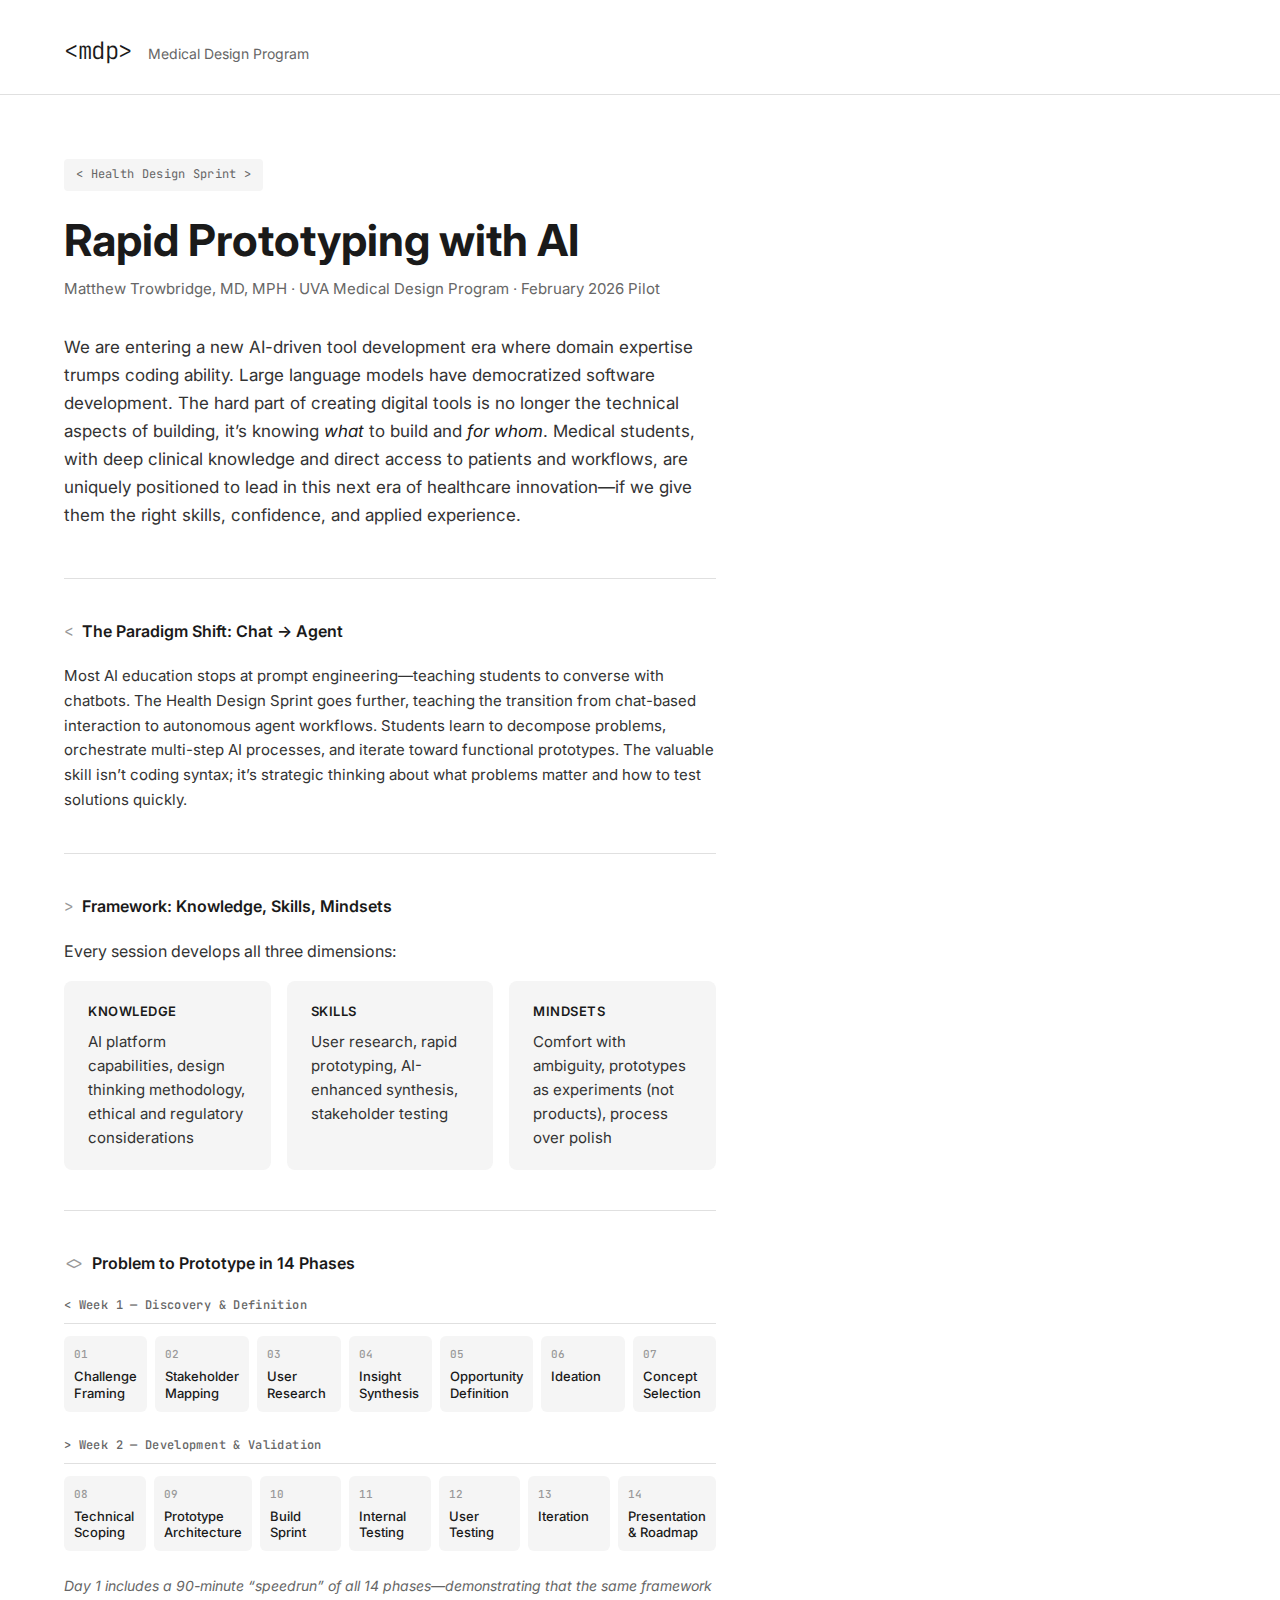
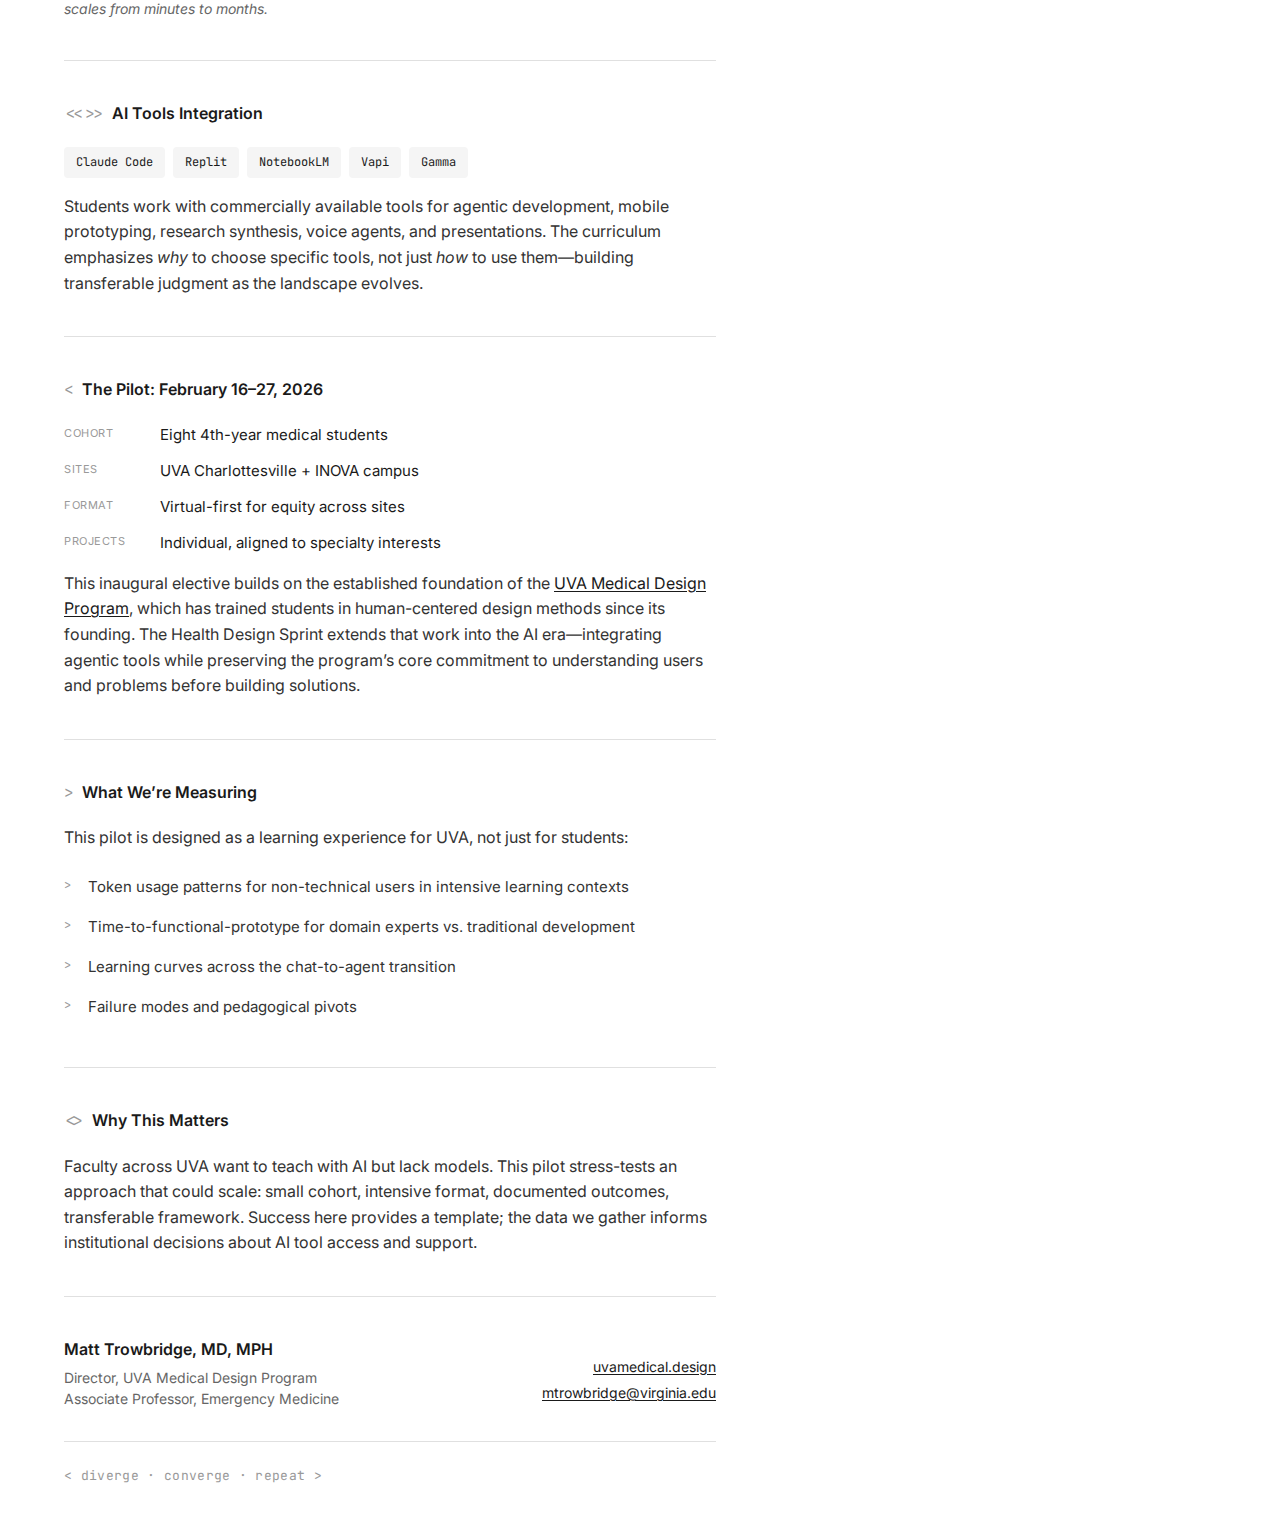
<file: index.html>
<!DOCTYPE html>
<html lang="en">
<head>
  <meta charset="UTF-8">
  <meta name="viewport" content="width=device-width, initial-scale=1.0">
  <title>Health Design Sprint | UVA Medical Design Program</title>
  <meta name="description" content="A two-week intensive teaching medical students to build healthcare solutions using design thinking and agentic AI. February 2026 pilot at UVA.">
  <meta property="og:title" content="Health Design Sprint: Rapid Prototyping with AI">
  <meta property="og:description" content="Medical students go from challenge to working prototype in 14 phases using design thinking and agentic AI tools. UVA Medical Design Program, February 2026.">
  <meta property="og:type" content="website">
  <meta property="og:url" content="https://uva-medical-design.github.io/health-design-sprint/">
  <meta name="twitter:card" content="summary">
  <meta name="twitter:title" content="Health Design Sprint: Rapid Prototyping with AI">
  <meta name="twitter:description" content="Medical students go from challenge to working prototype in 14 phases using design thinking and agentic AI tools.">
  <link rel="icon" type="image/png" href="favicon.png">
  <link rel="apple-touch-icon" href="apple-touch-icon.png">
  <link rel="preconnect" href="https://fonts.googleapis.com">
  <link rel="preconnect" href="https://fonts.gstatic.com" crossorigin>
  <link href="https://fonts.googleapis.com/css2?family=JetBrains+Mono:wght@300;400;500;600;700&family=Inter:wght@400;500;600;700&display=swap" rel="stylesheet">
  <style>
    :root {
      --mono: 'JetBrains Mono', 'SF Mono', 'Fira Code', Consolas, monospace;
      --sans: 'Inter', -apple-system, BlinkMacSystemFont, 'Segoe UI', sans-serif;
      --black: #1a1a1a;
      --body: #333333;
      --secondary: #666666;
      --subtle: #999999;
      --border: #e0e0e0;
      --bg-subtle: #f5f5f5;
      --bg: #ffffff;
    }

    * { margin: 0; padding: 0; box-sizing: border-box; }

    body {
      font-family: var(--sans);
      color: var(--body);
      line-height: 1.6;
      background: var(--bg);
    }

    /* Header */
    header {
      padding: 2rem 2rem 1.5rem;
      border-bottom: 1px solid var(--border);
    }

    .logo {
      font-family: var(--mono);
      font-size: 1.5rem;
      font-weight: 300;
      color: var(--black);
      letter-spacing: -0.5px;
    }

    .logo-text {
      font-family: var(--sans);
      font-size: 0.875rem;
      color: var(--secondary);
      margin-left: 0.75rem;
      font-weight: 400;
    }

    /* Layout */
    .container {
      max-width: 780px;
      padding: 0 2rem;
    }

    /* Hero */
    .hero {
      padding: 4rem 0 3rem;
    }

    .badge {
      display: inline-block;
      font-family: var(--mono);
      font-size: 0.75rem;
      font-weight: 400;
      color: var(--secondary);
      background: var(--bg-subtle);
      padding: 0.375rem 0.75rem;
      border-radius: 4px;
      margin-bottom: 1.5rem;
      letter-spacing: 0.025em;
    }

    h1 {
      font-size: 2.25rem;
      font-weight: 700;
      color: var(--black);
      line-height: 1.15;
      margin-bottom: 0.75rem;
    }

    .byline {
      font-size: 0.9375rem;
      color: var(--secondary);
      margin-bottom: 2rem;
    }

    .thesis {
      font-size: 1.0625rem;
      line-height: 1.65;
      color: var(--body);
    }

    .thesis em {
      color: var(--black);
      font-style: italic;
    }

    /* Sections */
    section {
      padding: 2.5rem 0;
      border-top: 1px solid var(--border);
    }

    .section-header {
      display: flex;
      align-items: center;
      gap: 0.5rem;
      margin-bottom: 1.25rem;
    }

    .chevron {
      font-family: var(--mono);
      font-size: 1rem;
      font-weight: 400;
      color: var(--subtle);
    }

    h2 {
      font-size: 1rem;
      font-weight: 600;
      color: var(--black);
    }

    p { margin-bottom: 1rem; }
    p:last-child { margin-bottom: 0; }

    /* Paradigm section */
    .paradigm p {
      font-size: 0.9375rem;
      line-height: 1.65;
    }

    /* Framework cards */
    .framework-grid {
      display: grid;
      grid-template-columns: 1fr;
      gap: 1rem;
    }

    .framework-card {
      background: var(--bg-subtle);
      border-radius: 8px;
      padding: 1.25rem 1.5rem;
    }

    .framework-card h3 {
      font-size: 0.8125rem;
      font-weight: 600;
      color: var(--black);
      text-transform: uppercase;
      letter-spacing: 0.04em;
      margin-bottom: 0.5rem;
    }

    .framework-card p {
      font-size: 0.9375rem;
      color: var(--body);
      margin-bottom: 0;
    }

    /* Workflow */
    .workflow-week {
      margin-bottom: 1.5rem;
    }

    .workflow-week:last-child {
      margin-bottom: 0;
    }

    .week-label {
      font-family: var(--mono);
      font-size: 0.75rem;
      font-weight: 500;
      color: var(--secondary);
      letter-spacing: 0.03em;
      margin-bottom: 0.75rem;
      padding-bottom: 0.5rem;
      border-bottom: 1px solid var(--border);
    }

    .phases {
      display: grid;
      grid-template-columns: repeat(auto-fill, minmax(130px, 1fr));
      gap: 0.5rem;
    }

    .phase {
      display: flex;
      align-items: baseline;
      gap: 0.5rem;
      padding: 0.5rem 0.625rem;
      border-radius: 6px;
      background: var(--bg-subtle);
    }

    .phase-num {
      font-family: var(--mono);
      font-size: 0.6875rem;
      font-weight: 500;
      color: var(--subtle);
      flex-shrink: 0;
      min-width: 1.25rem;
    }

    .phase-name {
      font-size: 0.8125rem;
      font-weight: 500;
      color: var(--black);
      line-height: 1.3;
    }

    .workflow-note {
      margin-top: 1rem;
      font-size: 0.875rem;
      color: var(--secondary);
      font-style: italic;
    }

    /* Tools */
    .tools-list {
      display: flex;
      flex-wrap: wrap;
      gap: 0.5rem;
      margin-bottom: 1rem;
    }

    .tool-tag {
      font-family: var(--mono);
      font-size: 0.75rem;
      font-weight: 400;
      color: var(--black);
      background: var(--bg-subtle);
      padding: 0.375rem 0.75rem;
      border-radius: 4px;
    }

    /* Pilot details */
    .pilot-grid {
      display: grid;
      grid-template-columns: 1fr;
      gap: 0.75rem;
      margin-bottom: 1rem;
    }

    .pilot-item {
      display: flex;
      gap: 1rem;
    }

    .pilot-item label {
      font-size: 0.6875rem;
      text-transform: uppercase;
      letter-spacing: 0.05em;
      color: var(--subtle);
      width: 80px;
      flex-shrink: 0;
      padding-top: 0.125rem;
    }

    .pilot-item span {
      font-size: 0.9375rem;
      color: var(--black);
    }

    /* Measuring */
    .measuring-list {
      list-style: none;
      margin: 0;
    }

    .measuring-list li {
      font-size: 0.9375rem;
      padding: 0.5rem 0;
      padding-left: 1.5rem;
      position: relative;
      color: var(--body);
    }

    .measuring-list li::before {
      content: '>';
      font-family: var(--mono);
      font-size: 0.75rem;
      color: var(--subtle);
      position: absolute;
      left: 0;
      top: 0.5625rem;
    }

    /* Footer */
    footer {
      padding: 2.5rem 0;
      border-top: 1px solid var(--border);
      margin-top: 0;
    }

    .footer-inner {
      display: flex;
      justify-content: space-between;
      align-items: flex-end;
      flex-wrap: wrap;
      gap: 1.5rem;
    }

    .instructor-name {
      font-size: 1rem;
      font-weight: 600;
      color: var(--black);
      margin-bottom: 0.25rem;
    }

    .instructor-title {
      font-size: 0.875rem;
      color: var(--secondary);
      line-height: 1.5;
    }

    .footer-links {
      text-align: right;
    }

    .footer-links a {
      display: block;
      font-size: 0.875rem;
      margin-bottom: 0.25rem;
    }

    .tagline {
      font-family: var(--mono);
      font-size: 0.8125rem;
      color: var(--subtle);
      letter-spacing: 0.025em;
      margin-top: 2rem;
      padding-top: 1.5rem;
      border-top: 1px solid var(--border);
    }

    /* Links */
    a {
      color: var(--black);
      text-decoration: underline;
      text-underline-offset: 2px;
    }

    a:hover {
      color: var(--secondary);
    }

    /* Responsive */
    @media (min-width: 640px) {
      .framework-grid {
        grid-template-columns: repeat(3, 1fr);
      }

      .phases {
        grid-template-columns: repeat(4, 1fr);
      }
    }

    @media (min-width: 768px) {
      .container {
        padding: 0 4rem;
      }

      header {
        padding: 2rem 4rem 1.5rem;
      }

      h1 {
        font-size: 2.75rem;
      }

      .phases {
        grid-template-columns: repeat(7, 1fr);
      }

      .phase {
        flex-direction: column;
        align-items: flex-start;
        gap: 0.25rem;
        padding: 0.625rem;
      }
    }

    /* Print */
    @media print {
      body { font-size: 11pt; }
      .container { max-width: 100%; padding: 0; }
      header, section, footer { padding-left: 0; padding-right: 0; }
      .phase { background: none; border: 1px solid var(--border); }
      .framework-card { border: 1px solid var(--border); background: none; }
    }
  </style>
</head>
<body>

  <header>
    <span class="logo">&lt;mdp&gt;</span>
    <span class="logo-text">Medical Design Program</span>
  </header>

  <div class="container">

    <div class="hero">
      <span class="badge">&lt; Health Design Sprint &gt;</span>
      <h1>Rapid Prototyping with AI</h1>
      <p class="byline">Matthew Trowbridge, MD, MPH &middot; UVA Medical Design Program &middot; February 2026 Pilot</p>
      <p class="thesis">We are entering a new AI-driven tool development era where domain expertise trumps coding ability. Large language models have democratized software development. The hard part of creating digital tools is no longer the technical aspects of building, it&rsquo;s knowing <em>what</em> to build and <em>for whom</em>. Medical students, with deep clinical knowledge and direct access to patients and workflows, are uniquely positioned to lead in this next era of healthcare innovation&mdash;if we give them the right skills, confidence, and applied experience.</p>
    </div>

    <section class="paradigm">
      <div class="section-header">
        <span class="chevron">&lt;</span>
        <h2>The Paradigm Shift: Chat &rarr; Agent</h2>
      </div>
      <p>Most AI education stops at prompt engineering&mdash;teaching students to converse with chatbots. The Health Design Sprint goes further, teaching the transition from chat-based interaction to autonomous agent workflows. Students learn to decompose problems, orchestrate multi-step AI processes, and iterate toward functional prototypes. The valuable skill isn&rsquo;t coding syntax; it&rsquo;s strategic thinking about what problems matter and how to test solutions quickly.</p>
    </section>

    <section>
      <div class="section-header">
        <span class="chevron">&gt;</span>
        <h2>Framework: Knowledge, Skills, Mindsets</h2>
      </div>
      <p>Every session develops all three dimensions:</p>
      <div class="framework-grid">
        <div class="framework-card">
          <h3>Knowledge</h3>
          <p>AI platform capabilities, design thinking methodology, ethical and regulatory considerations</p>
        </div>
        <div class="framework-card">
          <h3>Skills</h3>
          <p>User research, rapid prototyping, AI-enhanced synthesis, stakeholder testing</p>
        </div>
        <div class="framework-card">
          <h3>Mindsets</h3>
          <p>Comfort with ambiguity, prototypes as experiments (not products), process over polish</p>
        </div>
      </div>
    </section>

    <section>
      <div class="section-header">
        <span class="chevron">&lt;&gt;</span>
        <h2>Problem to Prototype in 14 Phases</h2>
      </div>

      <div class="workflow-week">
        <div class="week-label">&lt; Week 1 &mdash; Discovery &amp; Definition</div>
        <div class="phases">
          <div class="phase"><span class="phase-num">01</span><span class="phase-name">Challenge Framing</span></div>
          <div class="phase"><span class="phase-num">02</span><span class="phase-name">Stakeholder Mapping</span></div>
          <div class="phase"><span class="phase-num">03</span><span class="phase-name">User Research</span></div>
          <div class="phase"><span class="phase-num">04</span><span class="phase-name">Insight Synthesis</span></div>
          <div class="phase"><span class="phase-num">05</span><span class="phase-name">Opportunity Definition</span></div>
          <div class="phase"><span class="phase-num">06</span><span class="phase-name">Ideation</span></div>
          <div class="phase"><span class="phase-num">07</span><span class="phase-name">Concept Selection</span></div>
        </div>
      </div>

      <div class="workflow-week">
        <div class="week-label">&gt; Week 2 &mdash; Development &amp; Validation</div>
        <div class="phases">
          <div class="phase"><span class="phase-num">08</span><span class="phase-name">Technical Scoping</span></div>
          <div class="phase"><span class="phase-num">09</span><span class="phase-name">Prototype Architecture</span></div>
          <div class="phase"><span class="phase-num">10</span><span class="phase-name">Build Sprint</span></div>
          <div class="phase"><span class="phase-num">11</span><span class="phase-name">Internal Testing</span></div>
          <div class="phase"><span class="phase-num">12</span><span class="phase-name">User Testing</span></div>
          <div class="phase"><span class="phase-num">13</span><span class="phase-name">Iteration</span></div>
          <div class="phase"><span class="phase-num">14</span><span class="phase-name">Presentation &amp; Roadmap</span></div>
        </div>
      </div>

      <p class="workflow-note">Day 1 includes a 90-minute &ldquo;speedrun&rdquo; of all 14 phases&mdash;demonstrating that the same framework scales from minutes to months.</p>
    </section>

    <section>
      <div class="section-header">
        <span class="chevron">&lt;&lt;&gt;&gt;</span>
        <h2>AI Tools Integration</h2>
      </div>
      <div class="tools-list">
        <span class="tool-tag">Claude Code</span>
        <span class="tool-tag">Replit</span>
        <span class="tool-tag">NotebookLM</span>
        <span class="tool-tag">Vapi</span>
        <span class="tool-tag">Gamma</span>
      </div>
      <p>Students work with commercially available tools for agentic development, mobile prototyping, research synthesis, voice agents, and presentations. The curriculum emphasizes <em>why</em> to choose specific tools, not just <em>how</em> to use them&mdash;building transferable judgment as the landscape evolves.</p>
    </section>

    <section>
      <div class="section-header">
        <span class="chevron">&lt;</span>
        <h2>The Pilot: February 16&ndash;27, 2026</h2>
      </div>

      <div class="pilot-grid">
        <div class="pilot-item">
          <label>Cohort</label>
          <span>Eight 4th-year medical students</span>
        </div>
        <div class="pilot-item">
          <label>Sites</label>
          <span>UVA Charlottesville + INOVA campus</span>
        </div>
        <div class="pilot-item">
          <label>Format</label>
          <span>Virtual-first for equity across sites</span>
        </div>
        <div class="pilot-item">
          <label>Projects</label>
          <span>Individual, aligned to specialty interests</span>
        </div>
      </div>

      <p>This inaugural elective builds on the established foundation of the <a href="http://uvamedical.design">UVA Medical Design Program</a>, which has trained students in human-centered design methods since its founding. The Health Design Sprint extends that work into the AI era&mdash;integrating agentic tools while preserving the program&rsquo;s core commitment to understanding users and problems before building solutions.</p>
    </section>

    <section>
      <div class="section-header">
        <span class="chevron">&gt;</span>
        <h2>What We&rsquo;re Measuring</h2>
      </div>
      <p>This pilot is designed as a learning experience for UVA, not just for students:</p>
      <ul class="measuring-list">
        <li>Token usage patterns for non-technical users in intensive learning contexts</li>
        <li>Time-to-functional-prototype for domain experts vs. traditional development</li>
        <li>Learning curves across the chat-to-agent transition</li>
        <li>Failure modes and pedagogical pivots</li>
      </ul>
    </section>

    <section>
      <div class="section-header">
        <span class="chevron">&lt;&gt;</span>
        <h2>Why This Matters</h2>
      </div>
      <p>Faculty across UVA want to teach with AI but lack models. This pilot stress-tests an approach that could scale: small cohort, intensive format, documented outcomes, transferable framework. Success here provides a template; the data we gather informs institutional decisions about AI tool access and support.</p>
    </section>

    <footer>
      <div class="footer-inner">
        <div>
          <p class="instructor-name">Matt Trowbridge, MD, MPH</p>
          <p class="instructor-title">
            Director, UVA Medical Design Program<br>
            Associate Professor, Emergency Medicine
          </p>
        </div>
        <div class="footer-links">
          <a href="http://uvamedical.design">uvamedical.design</a>
          <a href="mailto:mtrowbridge@virginia.edu">mtrowbridge@virginia.edu</a>
        </div>
      </div>
      <p class="tagline">&lt; diverge &middot; converge &middot; repeat &gt;</p>
    </footer>

  </div>

</body>
</html>
</file>
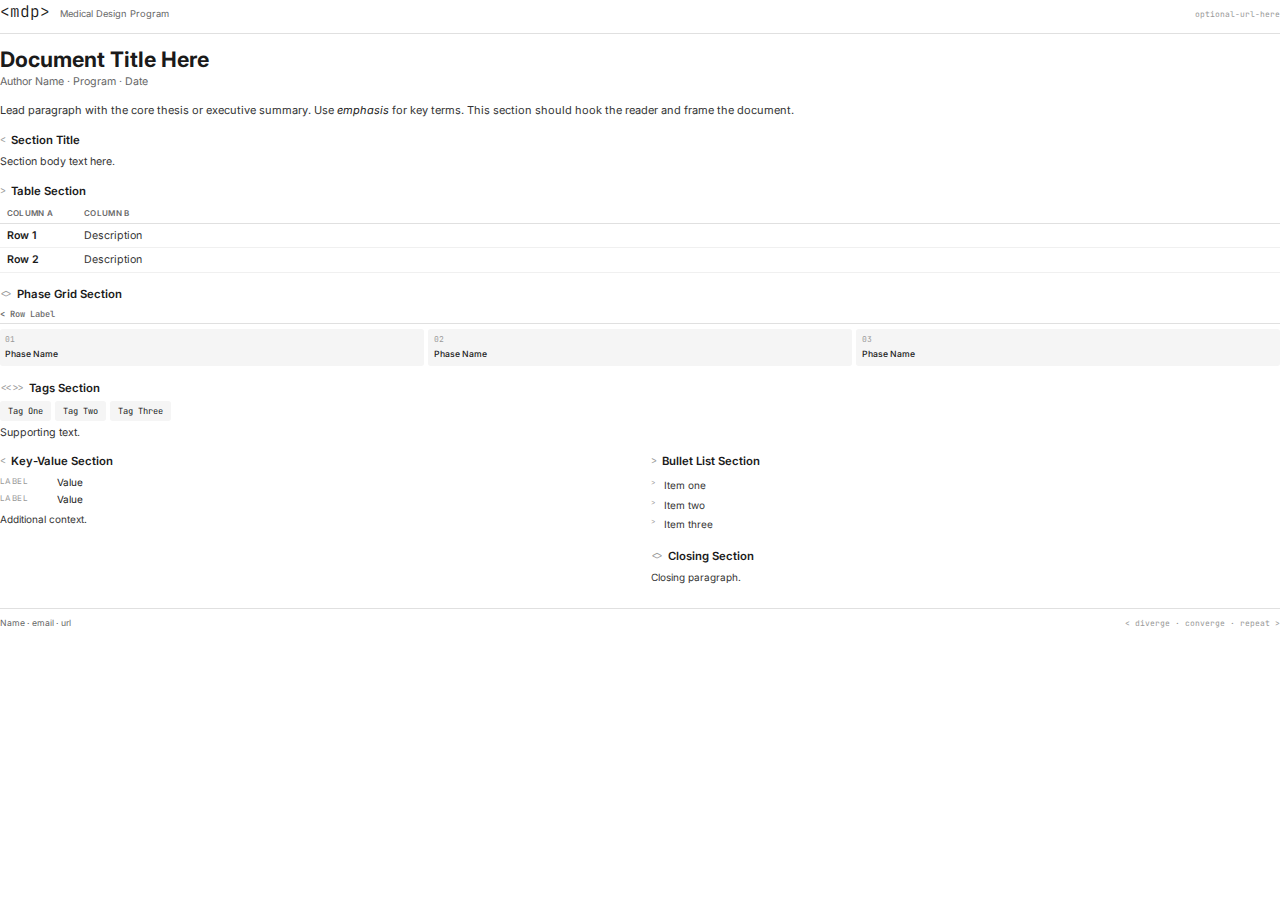
<file: brand/templates/pdf-onepager.html>
<!DOCTYPE html>
<!--
  MDP One-Pager PDF Template
  Medical Design Program <mdp>

  Usage:
    Generate PDF via weasyprint:
    DYLD_FALLBACK_LIBRARY_PATH="/opt/homebrew/lib" python3 -c "
    from weasyprint import HTML
    HTML('brand/templates/pdf-onepager.html').write_pdf('output.pdf')
    "

  Design specs:
    - Letter size (8.5 x 11), single page
    - Inter body text, JetBrains Mono for code/labels/logo
    - Monochrome palette per MDP design system
    - Justified text with auto-hyphenation
    - Section headers use chevron vocabulary: < > <> <<>>

  Replace placeholder content below. Adjust section count and
  two-column layout to fit content on one page. Use weasyprint's
  page count check to verify:
    doc = HTML('file.html').render()
    assert len(doc.pages) == 1
-->
<html lang="en">
<head>
  <meta charset="UTF-8">
  <style>
    @import url('https://fonts.googleapis.com/css2?family=JetBrains+Mono:wght@300;400;500;600;700&family=Inter:wght@400;500;600;700&display=swap');

    /* === PAGE === */
    @page {
      size: letter;
      margin: 0.5in 0.6in 0.45in 0.6in;
    }

    * { margin: 0; padding: 0; box-sizing: border-box; }

    /* === BODY === */
    body {
      font-family: 'Inter', -apple-system, sans-serif;
      font-size: 8pt;
      color: #333333;
      line-height: 1.45;
      text-align: justify;
      -webkit-hyphens: auto;
      hyphens: auto;
    }

    /* === HEADER === */
    .header {
      display: flex;
      justify-content: space-between;
      align-items: baseline;
      padding-bottom: 7pt;
      border-bottom: 1px solid #e0e0e0;
      margin-bottom: 10pt;
    }

    .logo {
      font-family: 'JetBrains Mono', monospace;
      font-size: 12pt;
      font-weight: 300;
      color: #1a1a1a;
    }

    .logo-label {
      font-family: 'Inter', sans-serif;
      font-size: 7pt;
      color: #666666;
      margin-left: 5pt;
    }

    .header-url {
      font-family: 'JetBrains Mono', monospace;
      font-size: 6pt;
      color: #999999;
    }

    /* === TITLE === */
    h1 {
      font-size: 16pt;
      font-weight: 700;
      color: #1a1a1a;
      line-height: 1.15;
      margin-bottom: 2pt;
    }

    .byline {
      font-size: 8pt;
      color: #666666;
      margin-bottom: 10pt;
    }

    /* === LEAD / THESIS === */
    .thesis {
      font-size: 8.25pt;
      line-height: 1.45;
      color: #333333;
      margin-bottom: 10pt;
    }

    .thesis em { color: #1a1a1a; font-style: italic; }

    /* === SECTIONS === */
    .section { margin-bottom: 10pt; }

    .section-header {
      display: flex;
      align-items: center;
      gap: 4pt;
      margin-bottom: 4pt;
    }

    .chevron {
      font-family: 'JetBrains Mono', monospace;
      font-size: 7.5pt;
      color: #999999;
    }

    h2 {
      font-size: 8.5pt;
      font-weight: 600;
      color: #1a1a1a;
    }

    p { margin-bottom: 4pt; }
    p:last-child { margin-bottom: 0; }

    /* === TABLE === */
    .framework {
      width: 100%;
      border-collapse: collapse;
      margin: 2pt 0 0;
    }

    .framework th {
      text-align: left;
      font-size: 6pt;
      font-weight: 600;
      text-transform: uppercase;
      letter-spacing: 0.04em;
      color: #666666;
      padding: 2.5pt 5pt;
      border-bottom: 1px solid #e0e0e0;
    }

    .framework td {
      font-size: 8pt;
      padding: 3pt 5pt;
      vertical-align: top;
      border-bottom: 1px solid #f0f0f0;
    }

    .framework td:first-child {
      font-weight: 600;
      color: #1a1a1a;
      width: 58pt;
    }

    /* === PHASE GRID (7-column rows) === */
    .week-label {
      font-family: 'JetBrains Mono', monospace;
      font-size: 6.5pt;
      font-weight: 500;
      color: #666666;
      margin-bottom: 4pt;
      padding-bottom: 2pt;
      border-bottom: 1px solid #e0e0e0;
    }

    .phases-row {
      display: flex;
      gap: 3.5pt;
      margin-bottom: 5pt;
    }

    .phase {
      flex: 1;
      background: #f5f5f5;
      border-radius: 2pt;
      padding: 3.5pt 4pt;
    }

    .phase-num {
      font-family: 'JetBrains Mono', monospace;
      font-size: 6pt;
      color: #999999;
      display: block;
      margin-bottom: 0.5pt;
    }

    .phase-name {
      font-size: 6.5pt;
      font-weight: 500;
      color: #1a1a1a;
      line-height: 1.2;
    }

    /* === TAGS === */
    .tags-row {
      display: flex;
      gap: 3pt;
      margin-bottom: 3pt;
    }

    .tag {
      font-family: 'JetBrains Mono', monospace;
      font-size: 6.5pt;
      color: #1a1a1a;
      background: #f5f5f5;
      padding: 2.5pt 6pt;
      border-radius: 2pt;
    }

    /* === TWO-COLUMN LAYOUT === */
    .two-col {
      display: flex;
      gap: 16pt;
    }

    .col { flex: 1; }

    /* === BULLET LIST (chevron markers) === */
    .chevron-list {
      list-style: none;
      margin: 2pt 0;
    }

    .chevron-list li {
      font-size: 7.5pt;
      padding: 2pt 0 2pt 10pt;
      position: relative;
      color: #333333;
    }

    .chevron-list li::before {
      content: '>';
      font-family: 'JetBrains Mono', monospace;
      font-size: 5.5pt;
      color: #999999;
      position: absolute;
      left: 0;
      top: 2pt;
    }

    /* === KEY-VALUE PAIRS === */
    .kv-item {
      display: flex;
      gap: 5pt;
      margin-bottom: 2pt;
    }

    .kv-label {
      font-size: 6pt;
      text-transform: uppercase;
      letter-spacing: 0.05em;
      color: #999999;
      width: 38pt;
      flex-shrink: 0;
      padding-top: 0.5pt;
    }

    .kv-value {
      font-size: 7.5pt;
      color: #1a1a1a;
    }

    /* === SMALL TEXT === */
    .small { font-size: 7.5pt; }
    .italic { font-style: italic; }
    .muted { color: #666666; }

    /* === FOOTER === */
    .footer {
      margin-top: 8pt;
      padding-top: 6pt;
      border-top: 1px solid #e0e0e0;
      display: flex;
      justify-content: space-between;
      align-items: baseline;
    }

    .footer-left {
      font-size: 6.5pt;
      color: #666666;
    }

    .footer-right {
      font-family: 'JetBrains Mono', monospace;
      font-size: 6pt;
      color: #999999;
    }

    a { color: #1a1a1a; text-decoration: none; }
  </style>
</head>
<body>

  <!-- HEADER: logo left, optional URL right -->
  <div class="header">
    <div>
      <span class="logo">&lt;mdp&gt;</span>
      <span class="logo-label">Medical Design Program</span>
    </div>
    <span class="header-url">optional-url-here</span>
  </div>

  <!-- TITLE + BYLINE -->
  <h1>Document Title Here</h1>
  <p class="byline">Author Name · Program · Date</p>

  <!-- LEAD PARAGRAPH -->
  <p class="thesis">Lead paragraph with the core thesis or executive summary. Use <em>emphasis</em> for key terms. This section should hook the reader and frame the document.</p>

  <!-- SECTION WITH CHEVRON HEADER -->
  <div class="section">
    <div class="section-header">
      <span class="chevron">&lt;</span>
      <h2>Section Title</h2>
    </div>
    <p>Section body text here.</p>
  </div>

  <!-- SECTION WITH TABLE -->
  <div class="section">
    <div class="section-header">
      <span class="chevron">&gt;</span>
      <h2>Table Section</h2>
    </div>
    <table class="framework">
      <tr><th>Column A</th><th>Column B</th></tr>
      <tr><td>Row 1</td><td>Description</td></tr>
      <tr><td>Row 2</td><td>Description</td></tr>
    </table>
  </div>

  <!-- SECTION WITH PHASE GRID -->
  <div class="section">
    <div class="section-header">
      <span class="chevron">&lt;&gt;</span>
      <h2>Phase Grid Section</h2>
    </div>
    <div class="week-label">&lt; Row Label</div>
    <div class="phases-row">
      <div class="phase"><span class="phase-num">01</span><span class="phase-name">Phase Name</span></div>
      <div class="phase"><span class="phase-num">02</span><span class="phase-name">Phase Name</span></div>
      <div class="phase"><span class="phase-num">03</span><span class="phase-name">Phase Name</span></div>
    </div>
  </div>

  <!-- SECTION WITH TAGS -->
  <div class="section">
    <div class="section-header">
      <span class="chevron">&lt;&lt;&gt;&gt;</span>
      <h2>Tags Section</h2>
    </div>
    <div class="tags-row">
      <span class="tag">Tag One</span>
      <span class="tag">Tag Two</span>
      <span class="tag">Tag Three</span>
    </div>
    <p>Supporting text.</p>
  </div>

  <!-- TWO-COLUMN BOTTOM SECTION -->
  <div class="two-col">
    <div class="col">
      <div class="section">
        <div class="section-header">
          <span class="chevron">&lt;</span>
          <h2>Key-Value Section</h2>
        </div>
        <div class="kv-item"><span class="kv-label">Label</span><span class="kv-value">Value</span></div>
        <div class="kv-item"><span class="kv-label">Label</span><span class="kv-value">Value</span></div>
        <p class="small" style="margin-top: 4pt;">Additional context.</p>
      </div>
    </div>
    <div class="col">
      <div class="section">
        <div class="section-header">
          <span class="chevron">&gt;</span>
          <h2>Bullet List Section</h2>
        </div>
        <ul class="chevron-list">
          <li>Item one</li>
          <li>Item two</li>
          <li>Item three</li>
        </ul>
      </div>
      <div class="section" style="margin-top: 3pt;">
        <div class="section-header">
          <span class="chevron">&lt;&gt;</span>
          <h2>Closing Section</h2>
        </div>
        <p class="small">Closing paragraph.</p>
      </div>
    </div>
  </div>

  <!-- FOOTER -->
  <div class="footer">
    <span class="footer-left">Name · email · url</span>
    <span class="footer-right">&lt; diverge · converge · repeat &gt;</span>
  </div>

</body>
</html>
</file>
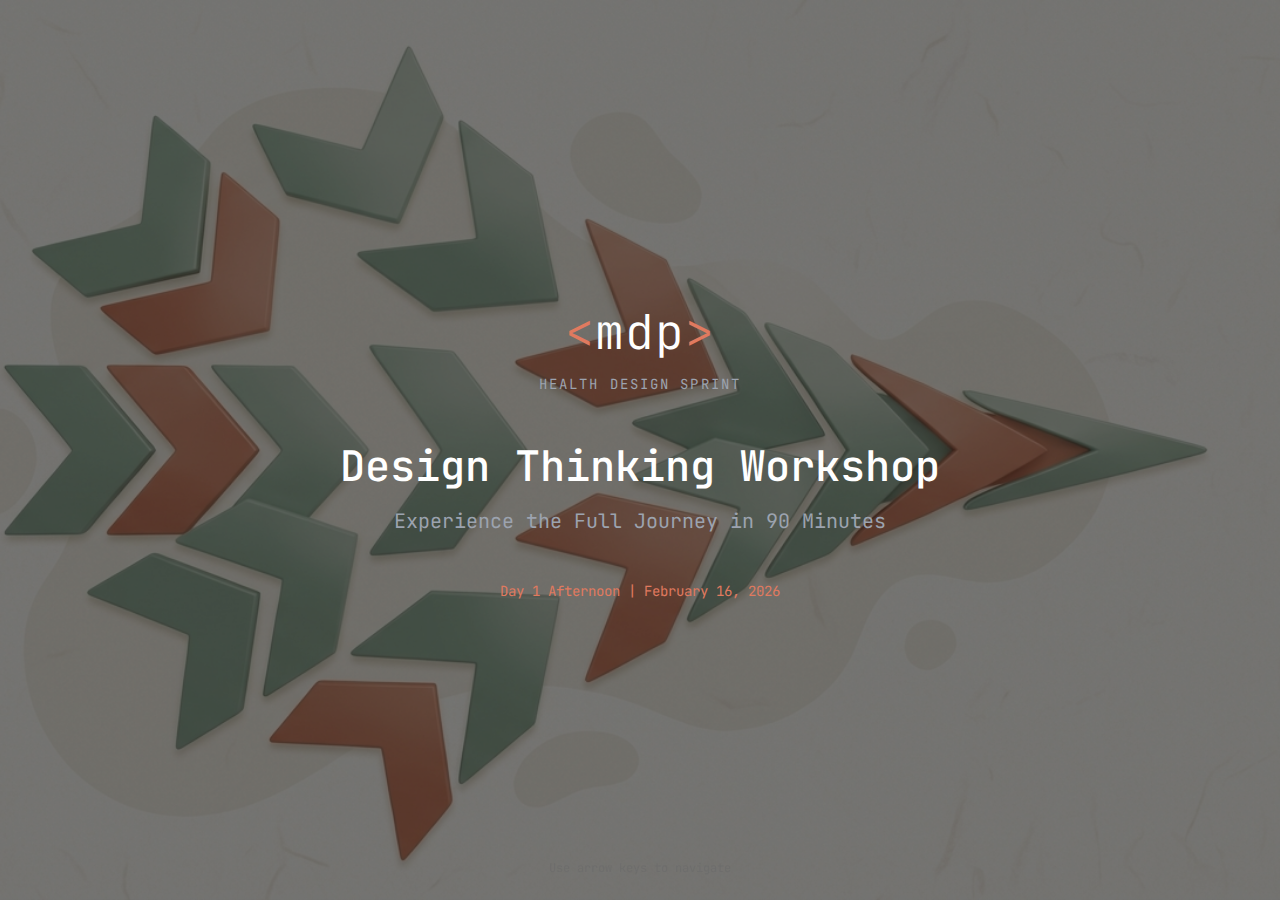
<file: sessions/day-01/slides-day01-afternoon.html>
<!DOCTYPE html>
<html lang="en">
<head>
  <meta charset="UTF-8">
  <meta name="viewport" content="width=device-width, initial-scale=1.0">
  <title>Day 1 Afternoon: Design Thinking Workshop | Health Design Sprint</title>
  <link rel="preconnect" href="https://fonts.googleapis.com">
  <link rel="preconnect" href="https://fonts.gstatic.com" crossorigin>
  <link href="https://fonts.googleapis.com/css2?family=JetBrains+Mono:wght@300;400;500&display=swap" rel="stylesheet">
  <style>
    :root {
      --font-mono: 'JetBrains Mono', monospace;
      --font-weight-light: 300;
      --font-weight-regular: 400;
      --font-weight-medium: 500;
      --color-near-black: #1A1A1A;
      --color-gray-700: #4A4A4A;
      --color-gray-500: #6B6B6B;
      --color-gray-300: #9CA3AF;
      --color-gray-200: #D1D5DB;
      --color-near-white: #F5F5F5;
      --color-white: #FFFFFF;
      --color-warm: #E07A5F;
      --color-cool: #3D5A6C;
      --color-energy: #E8A838;
      --color-experimental: #7B68EE;
      --bg-warm: #FAF7F2;
      --bg-cool: #F0F4F8;
      --bg-energy: #FFFBF5;
      --transition-fast: 150ms ease;
    }
    * { margin: 0; padding: 0; box-sizing: border-box; }
    body { font-family: var(--font-mono); background: var(--color-near-black); overflow: hidden; }
    .slides { width: 100vw; height: 100vh; position: relative; }
    .slide {
      position: absolute; top: 0; left: 0; width: 100%; height: 100%;
      display: none; padding: 64px; background: var(--color-white);
    }
    .slide.active { display: flex; flex-direction: column; }

    .slide--title {
      background: var(--color-near-black); color: var(--color-white);
      justify-content: center; align-items: center; text-align: center;
      position: relative; overflow: hidden;
    }
    .slide--title::before {
      content: ''; position: absolute; top: 0; left: 0; right: 0; bottom: 0;
      background-image: url('../../assets/generated/day01-hero-design-thinking.png');
      background-size: cover; background-position: center; opacity: 0.4;
    }
    .slide--title .content { position: relative; z-index: 1; }

    .brand-lockup { margin-bottom: 48px; }
    .brand-logo { font-size: 48px; font-weight: var(--font-weight-light); letter-spacing: 0.02em; margin-bottom: 12px; }
    .brand-logo .bracket { color: var(--color-warm); }
    .brand-name { font-size: 14px; font-weight: var(--font-weight-regular); text-transform: uppercase; letter-spacing: 0.15em; color: var(--color-gray-300); }
    .slide--title h1 { font-size: 42px; font-weight: var(--font-weight-medium); line-height: 1.2; margin-bottom: 16px; }
    .slide--title .subtitle { font-size: 20px; color: var(--color-gray-300); margin-bottom: 48px; }
    .slide--title .meta { font-size: 14px; color: var(--color-warm); }

    .slide--content { background: var(--bg-warm); }
    .slide--cool { background: var(--bg-cool); }
    .slide--energy { background: var(--bg-energy); }
    .slide--dark { background: var(--color-near-black); color: var(--color-white); }

    .slide h2 { font-size: 32px; font-weight: var(--font-weight-medium); margin-bottom: 48px; color: var(--color-near-black); }
    .slide--dark h2 { color: var(--color-white); }
    .slide h2 .bracket { color: var(--color-warm); }

    .bullet-list {
      list-style: none; flex: 1; display: flex; flex-direction: column;
      justify-content: center; gap: 24px; max-width: 900px;
    }
    .bullet-list li {
      font-size: 22px; font-weight: var(--font-weight-regular); line-height: 1.5;
      padding-left: 40px; position: relative; color: var(--color-gray-700);
    }
    .bullet-list li::before { content: '>'; position: absolute; left: 0; color: var(--color-warm); font-weight: var(--font-weight-medium); }
    .bullet-list li strong { color: var(--color-near-black); font-weight: var(--font-weight-medium); }
    .slide--dark .bullet-list li { color: var(--color-gray-300); }
    .slide--dark .bullet-list li strong { color: var(--color-white); }

    /* Diverge/Converge Visual */
    .diverge-converge {
      flex: 1; display: flex; justify-content: center; align-items: center; gap: 64px;
    }
    .dc-symbol {
      font-size: 120px; font-weight: var(--font-weight-light); color: var(--color-warm);
    }
    .dc-label {
      text-align: center;
    }
    .dc-label h3 { font-size: 24px; font-weight: var(--font-weight-medium); margin-bottom: 12px; }
    .dc-label p { font-size: 16px; color: var(--color-gray-500); max-width: 200px; }

    /* Timeline */
    .timeline {
      flex: 1; display: flex; flex-direction: column; justify-content: center; gap: 16px;
    }
    .timeline-item {
      display: grid; grid-template-columns: 80px 1fr; gap: 24px; align-items: center;
      padding: 16px; background: var(--color-white); border-radius: 8px;
      border-left: 4px solid var(--color-warm);
    }
    .timeline-item.active { border-left-color: var(--color-energy); background: var(--bg-energy); }
    .timeline-time { font-size: 14px; font-weight: var(--font-weight-medium); color: var(--color-gray-500); }
    .timeline-content h4 { font-size: 16px; font-weight: var(--font-weight-medium); margin-bottom: 4px; }
    .timeline-content p { font-size: 14px; color: var(--color-gray-500); }

    /* Activity Callout */
    .activity-callout {
      background: var(--bg-energy); border-left: 4px solid var(--color-energy);
      padding: 32px; border-radius: 8px; margin-top: 32px;
    }
    .activity-callout .label {
      font-size: 12px; font-weight: var(--font-weight-medium); text-transform: uppercase;
      letter-spacing: 0.05em; color: var(--color-energy); margin-bottom: 12px;
    }
    .activity-callout h3 { font-size: 24px; font-weight: var(--font-weight-medium); margin-bottom: 8px; }
    .activity-callout p { font-size: 16px; color: var(--color-gray-700); }

    /* Phase Grid */
    .phase-grid {
      flex: 1; display: grid; grid-template-columns: repeat(4, 1fr); gap: 16px; align-content: center;
    }
    .phase-card {
      background: var(--color-white); border-radius: 8px; padding: 20px;
      border-top: 3px solid var(--color-warm); text-align: center;
    }
    .phase-card.alt { border-top-color: var(--color-cool); }
    .phase-number { font-size: 12px; color: var(--color-gray-300); margin-bottom: 8px; }
    .phase-card h4 { font-size: 14px; font-weight: var(--font-weight-medium); margin-bottom: 8px; }
    .phase-card p { font-size: 12px; color: var(--color-gray-500); }

    /* Big Quote */
    .big-quote { flex: 1; display: flex; flex-direction: column; justify-content: center; align-items: center; text-align: center; max-width: 800px; margin: 0 auto; }
    .big-quote blockquote { font-size: 32px; font-weight: var(--font-weight-light); line-height: 1.4; margin-bottom: 24px; }
    .big-quote cite { font-size: 16px; color: var(--color-gray-500); font-style: normal; }
    .slide--dark .big-quote blockquote { color: var(--color-white); }
    .slide--dark .big-quote cite { color: var(--color-gray-300); }

    .slide-footer {
      display: flex; justify-content: space-between; align-items: center;
      padding-top: 24px; border-top: 1px solid var(--color-gray-200); margin-top: auto;
    }
    .slide--dark .slide-footer { border-top-color: var(--color-gray-700); }
    .slide-footer .logo { font-size: 14px; color: var(--color-gray-500); }
    .slide--dark .slide-footer .logo { color: var(--color-gray-300); }
    .slide-footer .logo .bracket { color: var(--color-warm); }
    .slide-footer .page { font-size: 14px; color: var(--color-gray-300); }

    .nav-hint { position: fixed; bottom: 24px; left: 50%; transform: translateX(-50%); font-size: 12px; color: var(--color-gray-500); z-index: 100; opacity: 0.6; }
  </style>
</head>
<body>
  <div class="slides">

    <!-- Slide 1: Title -->
    <!-- SPEAKER NOTES: Energize the room. This is hands-on time. They'll experience the full design sprint in 90 minutes. -->
    <div class="slide slide--title active" data-slide="1">
      <div class="content">
        <div class="brand-lockup">
          <div class="brand-logo"><span class="bracket">&lt;</span>mdp<span class="bracket">&gt;</span></div>
          <div class="brand-name">Health Design Sprint</div>
        </div>
        <h1>Design Thinking Workshop</h1>
        <p class="subtitle">Experience the Full Journey in 90 Minutes</p>
        <p class="meta">Day 1 Afternoon | February 16, 2026</p>
      </div>
    </div>

    <!-- Slide 2: Session Theme -->
    <!-- SPEAKER NOTES: Set expectations - this is a speedrun. The goal is to experience the rhythm, not produce perfect work. -->
    <div class="slide slide--content" data-slide="2">
      <h2><span class="bracket">&lt;</span> Today's Theme <span class="bracket">&gt;</span></h2>
      <div class="big-quote">
        <blockquote>"Experience the entire journey in 90 minutes so you know where you're going."</blockquote>
        <cite>Learning by doing, not by listening</cite>
      </div>
      <div class="slide-footer">
        <span class="logo"><span class="bracket">&lt;</span>mdp<span class="bracket">&gt;</span> Health Design Sprint</span>
        <span class="page">2 / 12</span>
      </div>
    </div>

    <!-- Slide 3: Diverge/Converge -->
    <!-- SPEAKER NOTES: Core concept of design thinking. Open wide, then narrow down. This rhythm repeats throughout the sprint. -->
    <div class="slide slide--cool" data-slide="3">
      <h2><span class="bracket">&lt;</span> The Design Thinking Rhythm <span class="bracket">&gt;</span></h2>
      <div class="diverge-converge">
        <div class="dc-label">
          <div class="dc-symbol">&lt;</div>
          <h3>Diverge</h3>
          <p>Open, explore, expand possibilities</p>
        </div>
        <div class="dc-label">
          <div class="dc-symbol">&gt;</div>
          <h3>Converge</h3>
          <p>Focus, decide, narrow down</p>
        </div>
        <div class="dc-label">
          <div class="dc-symbol">&lt;&gt;</div>
          <h3>Transform</h3>
          <p>Complete cycle, then iterate</p>
        </div>
      </div>
      <div class="slide-footer">
        <span class="logo"><span class="bracket">&lt;</span>mdp<span class="bracket">&gt;</span> Health Design Sprint</span>
        <span class="page">3 / 12</span>
      </div>
    </div>

    <!-- Slide 4: 14 Phases Overview -->
    <!-- SPEAKER NOTES: Quick overview of all phases. Don't dwell - they'll experience this. Point out Week 1 vs Week 2 distinction. -->
    <div class="slide slide--content" data-slide="4">
      <h2><span class="bracket">&lt;</span> The 14 Phases at a Glance <span class="bracket">&gt;</span></h2>
      <div class="phase-grid">
        <div class="phase-card"><div class="phase-number">01</div><h4>Problem Exploration</h4><p>Identify challenges</p></div>
        <div class="phase-card"><div class="phase-number">02</div><h4>User Identification</h4><p>Map stakeholders</p></div>
        <div class="phase-card"><div class="phase-number">03</div><h4>User Research</h4><p>Conduct interviews</p></div>
        <div class="phase-card"><div class="phase-number">04</div><h4>Empathy Synthesis</h4><p>Create personas</p></div>
        <div class="phase-card"><div class="phase-number">05</div><h4>Problem Definition</h4><p>HMW statements</p></div>
        <div class="phase-card"><div class="phase-number">06</div><h4>Ideation</h4><p>Generate concepts</p></div>
        <div class="phase-card"><div class="phase-number">07</div><h4>Concept Selection</h4><p>Evaluate & choose</p></div>
        <div class="phase-card alt"><div class="phase-number">08</div><h4>Lo-Fi Prototype</h4><p>Quick mockups</p></div>
        <div class="phase-card alt"><div class="phase-number">09</div><h4>User Testing 1</h4><p>Initial feedback</p></div>
        <div class="phase-card alt"><div class="phase-number">10</div><h4>Iteration</h4><p>Refine design</p></div>
        <div class="phase-card alt"><div class="phase-number">11</div><h4>Hi-Fi Prototype</h4><p>Build with AI</p></div>
        <div class="phase-card alt"><div class="phase-number">12</div><h4>User Testing 2</h4><p>Validate solution</p></div>
        <div class="phase-card alt"><div class="phase-number">13</div><h4>Final Polish</h4><p>Document & refine</p></div>
        <div class="phase-card alt"><div class="phase-number">14</div><h4>Handoff</h4><p>Present & deliver</p></div>
      </div>
      <div class="slide-footer">
        <span class="logo"><span class="bracket">&lt;</span>mdp<span class="bracket">&gt;</span> Health Design Sprint</span>
        <span class="page">4 / 12</span>
      </div>
    </div>

    <!-- Slide 5: Speedrun Introduction -->
    <!-- SPEAKER NOTES: Introduce the toy problem. Everyone works on the same thing so we can compare approaches. -->
    <div class="slide slide--energy" data-slide="5">
      <h2><span class="bracket">&lt;</span> Design Sprint Speedrun <span class="bracket">&gt;</span></h2>
      <div class="activity-callout">
        <div class="label">> Activity</div>
        <h3>Toy Problem: Redesign the Patient Check-In Experience</h3>
        <p>90 minutes. 8 phases. Experience the full design thinking journey with a focused healthcare challenge.</p>
      </div>
      <ul class="bullet-list" style="margin-top: 32px;">
        <li><strong>Why this problem?</strong> Universal, relatable, bounded complexity</li>
        <li><strong>Your goal:</strong> Experience the rhythm, not produce perfection</li>
        <li><strong>AI partner:</strong> Use Claude to accelerate each phase</li>
      </ul>
      <div class="slide-footer">
        <span class="logo"><span class="bracket">&lt;</span>mdp<span class="bracket">&gt;</span> Health Design Sprint</span>
        <span class="page">5 / 12</span>
      </div>
    </div>

    <!-- Slide 6: Speedrun Timeline -->
    <!-- SPEAKER NOTES: Walk through the timeline. Emphasize tight time boxes. This teaches the value of constraints. -->
    <div class="slide slide--content" data-slide="6">
      <h2><span class="bracket">&lt;</span> Speedrun Timeline <span class="bracket">&gt;</span></h2>
      <div class="timeline">
        <div class="timeline-item"><span class="timeline-time">10 min</span><div class="timeline-content"><h4>Problem Exploration</h4><p>Observe/recall check-in pain points</p></div></div>
        <div class="timeline-item"><span class="timeline-time">10 min</span><div class="timeline-content"><h4>User Identification</h4><p>Create stakeholder map</p></div></div>
        <div class="timeline-item"><span class="timeline-time">15 min</span><div class="timeline-content"><h4>Quick User Insight</h4><p>Role-play interviews in pairs</p></div></div>
        <div class="timeline-item"><span class="timeline-time">10 min</span><div class="timeline-content"><h4>Insight Synthesis</h4><p>Use Claude to find patterns</p></div></div>
        <div class="timeline-item"><span class="timeline-time">10 min</span><div class="timeline-content"><h4>Design Brief</h4><p>Write HMW statement</p></div></div>
        <div class="timeline-item"><span class="timeline-time">15 min</span><div class="timeline-content"><h4>Ideation</h4><p>Brainstorm with Claude partner</p></div></div>
        <div class="timeline-item"><span class="timeline-time">10 min</span><div class="timeline-content"><h4>Concept Selection</h4><p>Evaluate and choose</p></div></div>
        <div class="timeline-item"><span class="timeline-time">10 min</span><div class="timeline-content"><h4>Paper Prototype</h4><p>Sketch your concept</p></div></div>
      </div>
      <div class="slide-footer">
        <span class="logo"><span class="bracket">&lt;</span>mdp<span class="bracket">&gt;</span> Health Design Sprint</span>
        <span class="page">6 / 12</span>
      </div>
    </div>

    <!-- Slide 7: Phase 1-2 Instructions -->
    <!-- SPEAKER NOTES: Get them started. Problem exploration is about remembering friction, not analyzing deeply. -->
    <div class="slide slide--cool" data-slide="7">
      <h2><span class="bracket">&lt;</span> Phases 1-2: Explore & Map <span class="bracket">&gt;</span></h2>
      <ul class="bullet-list">
        <li><strong>Problem Exploration (10 min):</strong> What frustrates YOU about check-in?</li>
        <li>List every pain point you can remember from any healthcare visit</li>
        <li><strong>User Identification (10 min):</strong> Who else is affected?</li>
        <li>Map all stakeholders: patients, families, front desk, nurses, IT, billing...</li>
        <li><strong>Claude prompt:</strong> "Who are all the stakeholders affected by patient check-in? Include non-obvious ones."</li>
      </ul>
      <div class="slide-footer">
        <span class="logo"><span class="bracket">&lt;</span>mdp<span class="bracket">&gt;</span> Health Design Sprint</span>
        <span class="page">7 / 12</span>
      </div>
    </div>

    <!-- Slide 8: Phase 3-4 Instructions -->
    <!-- SPEAKER NOTES: Role-play interviews are quick and dirty. The goal is empathy, not accuracy. -->
    <div class="slide slide--content" data-slide="8">
      <h2><span class="bracket">&lt;</span> Phases 3-4: Research & Synthesize <span class="bracket">&gt;</span></h2>
      <ul class="bullet-list">
        <li><strong>Quick User Insight (15 min):</strong> Pair up, one interviewer, one "user"</li>
        <li>Role-play: "Tell me about a recent frustrating check-in experience"</li>
        <li>Swap roles halfway. Capture key quotes.</li>
        <li><strong>Insight Synthesis (10 min):</strong> Use Claude to find patterns</li>
        <li><strong>Claude prompt:</strong> "Here are quotes from our interviews: [paste]. What patterns do you see?"</li>
      </ul>
      <div class="slide-footer">
        <span class="logo"><span class="bracket">&lt;</span>mdp<span class="bracket">&gt;</span> Health Design Sprint</span>
        <span class="page">8 / 12</span>
      </div>
    </div>

    <!-- Slide 9: Phase 5-6 Instructions -->
    <!-- SPEAKER NOTES: HMW is the pivot point. A good HMW opens possibilities. A bad one constrains too early. -->
    <div class="slide slide--cool" data-slide="9">
      <h2><span class="bracket">&lt;</span> Phases 5-6: Define & Ideate <span class="bracket">&gt;</span></h2>
      <ul class="bullet-list">
        <li><strong>Design Brief (10 min):</strong> Write a "How Might We" statement</li>
        <li>Format: "How might we [verb] [user] [goal/need]?"</li>
        <li>Example: "HMW reduce anxiety for patients during check-in?"</li>
        <li><strong>Ideation (15 min):</strong> Generate 20+ ideas with Claude</li>
        <li><strong>Claude prompt:</strong> "Give me 20 diverse solutions for: [HMW]. Include wild ideas."</li>
      </ul>
      <div class="slide-footer">
        <span class="logo"><span class="bracket">&lt;</span>mdp<span class="bracket">&gt;</span> Health Design Sprint</span>
        <span class="page">9 / 12</span>
      </div>
    </div>

    <!-- Slide 10: Phase 7-8 Instructions -->
    <!-- SPEAKER NOTES: Selection is about learning potential, not certainty. Paper prototypes should be rough. -->
    <div class="slide slide--content" data-slide="10">
      <h2><span class="bracket">&lt;</span> Phases 7-8: Select & Prototype <span class="bracket">&gt;</span></h2>
      <ul class="bullet-list">
        <li><strong>Concept Selection (10 min):</strong> Pick the idea with most learning potential</li>
        <li>Not "best" idea — the one that teaches you the most when tested</li>
        <li><strong>Paper Prototype (10 min):</strong> Sketch your concept</li>
        <li>Show the core interaction. Labels and arrows welcome. Ugly is fine.</li>
        <li><strong>If you're not embarrassed, you waited too long.</strong></li>
      </ul>
      <div class="slide-footer">
        <span class="logo"><span class="bracket">&lt;</span>mdp<span class="bracket">&gt;</span> Health Design Sprint</span>
        <span class="page">10 / 12</span>
      </div>
    </div>

    <!-- Slide 11: Shareout -->
    <!-- SPEAKER NOTES: Each team gets 3 minutes. Focus on process observations, not judging concepts. -->
    <div class="slide slide--energy" data-slide="11">
      <h2><span class="bracket">&lt;</span> Speedrun Shareout <span class="bracket">&gt;</span></h2>
      <div class="activity-callout">
        <div class="label">> Activity</div>
        <h3>3-Minute Concept Pitch</h3>
        <p>Share your HMW statement, selected concept, and paper prototype. Focus on what you learned, not what you built.</p>
      </div>
      <ul class="bullet-list" style="margin-top: 32px;">
        <li><strong>What was your insight?</strong> What did you learn from interviews?</li>
        <li><strong>What's your HMW?</strong> How did you frame the opportunity?</li>
        <li><strong>What's your concept?</strong> Show the sketch, explain the core idea</li>
      </ul>
      <div class="slide-footer">
        <span class="logo"><span class="bracket">&lt;</span>mdp<span class="bracket">&gt;</span> Health Design Sprint</span>
        <span class="page">11 / 12</span>
      </div>
    </div>

    <!-- Slide 12: Reflection -->
    <!-- SPEAKER NOTES: End with reflection. The speedrun is a microcosm of the full sprint. What surprised them? -->
    <div class="slide slide--dark" data-slide="12">
      <h2><span class="bracket">&lt;</span> Reflection <span class="bracket">&gt;</span></h2>
      <div class="big-quote">
        <blockquote>"What surprised you about the speedrun?"</blockquote>
        <cite>Submit your reflection by 5:00 PM</cite>
      </div>
      <div class="slide-footer">
        <span class="logo"><span class="bracket">&lt;</span>mdp<span class="bracket">&gt;</span> Health Design Sprint</span>
        <span class="page">12 / 12</span>
      </div>
    </div>

  </div>

  <div class="nav-hint">Use arrow keys to navigate</div>

  <script>
    const slides = document.querySelectorAll('.slide');
    let currentSlide = 0;
    function showSlide(index) {
      slides.forEach((slide, i) => slide.classList.toggle('active', i === index));
      currentSlide = index;
    }
    function nextSlide() { if (currentSlide < slides.length - 1) showSlide(currentSlide + 1); }
    function prevSlide() { if (currentSlide > 0) showSlide(currentSlide - 1); }
    document.addEventListener('keydown', (e) => {
      switch(e.key) {
        case 'ArrowRight': case 'ArrowDown': case ' ': case 'PageDown': e.preventDefault(); nextSlide(); break;
        case 'ArrowLeft': case 'ArrowUp': case 'PageUp': e.preventDefault(); prevSlide(); break;
        case 'Home': e.preventDefault(); showSlide(0); break;
        case 'End': e.preventDefault(); showSlide(slides.length - 1); break;
      }
    });
    document.addEventListener('click', (e) => {
      const x = e.clientX, width = window.innerWidth;
      if (x > width * 0.7) nextSlide();
      else if (x < width * 0.3) prevSlide();
    });
    showSlide(0);
  </script>
</body>
</html>
</file>
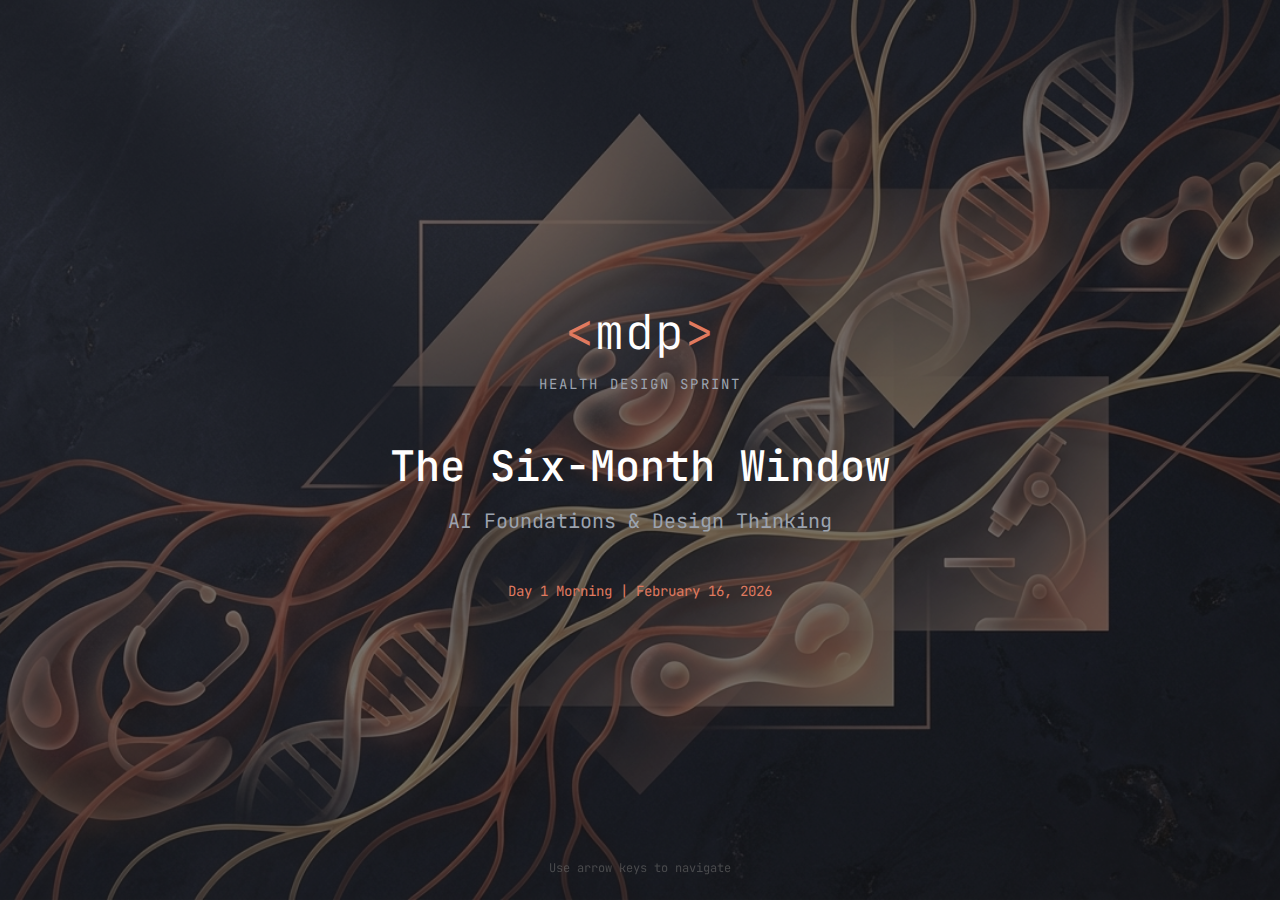
<file: sessions/day-01/slides-day01-morning.html>
<!DOCTYPE html>
<html lang="en">
<head>
  <meta charset="UTF-8">
  <meta name="viewport" content="width=device-width, initial-scale=1.0">
  <title>Day 1 Morning: AI Foundations & The Six-Month Window | Health Design Sprint</title>
  <link rel="preconnect" href="https://fonts.googleapis.com">
  <link rel="preconnect" href="https://fonts.gstatic.com" crossorigin>
  <link href="https://fonts.googleapis.com/css2?family=JetBrains+Mono:wght@300;400;500&display=swap" rel="stylesheet">
  <style>
    /* MDP Design System v2.0 */
    :root {
      --font-mono: 'JetBrains Mono', monospace;
      --font-weight-light: 300;
      --font-weight-regular: 400;
      --font-weight-medium: 500;
      --color-near-black: #1A1A1A;
      --color-gray-700: #4A4A4A;
      --color-gray-500: #6B6B6B;
      --color-gray-300: #9CA3AF;
      --color-gray-200: #D1D5DB;
      --color-near-white: #F5F5F5;
      --color-white: #FFFFFF;
      --color-warm: #E07A5F;
      --color-cool: #3D5A6C;
      --color-energy: #E8A838;
      --color-experimental: #7B68EE;
      --bg-warm: #FAF7F2;
      --bg-cool: #F0F4F8;
      --bg-energy: #FFFBF5;
      --transition-fast: 150ms ease;
    }
    * { margin: 0; padding: 0; box-sizing: border-box; }
    body {
      font-family: var(--font-mono);
      background: var(--color-near-black);
      color: var(--color-near-black);
      overflow: hidden;
    }
    .slides { width: 100vw; height: 100vh; position: relative; }
    .slide {
      position: absolute;
      top: 0; left: 0;
      width: 100%; height: 100%;
      display: none;
      padding: 64px;
      background: var(--color-white);
    }
    .slide.active { display: flex; flex-direction: column; }

    /* Title Slide */
    .slide--title {
      background: var(--color-near-black);
      color: var(--color-white);
      justify-content: center;
      align-items: center;
      text-align: center;
      position: relative;
      overflow: hidden;
    }
    .slide--title::before {
      content: '';
      position: absolute;
      top: 0; left: 0; right: 0; bottom: 0;
      background-image: url('../../assets/generated/day01-hero-ai-foundations.png');
      background-size: cover;
      background-position: center;
      opacity: 0.4;
    }
    .slide--title .content { position: relative; z-index: 1; }

    /* Branding */
    .brand-lockup { margin-bottom: 48px; }
    .brand-logo {
      font-size: 48px;
      font-weight: var(--font-weight-light);
      letter-spacing: 0.02em;
      margin-bottom: 12px;
    }
    .brand-logo .bracket { color: var(--color-warm); }
    .brand-name {
      font-size: 14px;
      font-weight: var(--font-weight-regular);
      text-transform: uppercase;
      letter-spacing: 0.15em;
      color: var(--color-gray-300);
    }
    .slide--title h1 {
      font-size: 42px;
      font-weight: var(--font-weight-medium);
      line-height: 1.2;
      margin-bottom: 16px;
    }
    .slide--title .subtitle {
      font-size: 20px;
      font-weight: var(--font-weight-regular);
      color: var(--color-gray-300);
      margin-bottom: 48px;
    }
    .slide--title .meta {
      font-size: 14px;
      color: var(--color-warm);
    }

    /* Content Slides */
    .slide--content { background: var(--bg-warm); }
    .slide--cool { background: var(--bg-cool); }
    .slide--energy { background: var(--bg-energy); }
    .slide--dark { background: var(--color-near-black); color: var(--color-white); }

    .slide h2 {
      font-size: 32px;
      font-weight: var(--font-weight-medium);
      margin-bottom: 48px;
      color: var(--color-near-black);
    }
    .slide--dark h2 { color: var(--color-white); }
    .slide h2 .bracket { color: var(--color-warm); }

    /* Bullet List */
    .bullet-list {
      list-style: none;
      flex: 1;
      display: flex;
      flex-direction: column;
      justify-content: center;
      gap: 24px;
      max-width: 900px;
    }
    .bullet-list li {
      font-size: 22px;
      font-weight: var(--font-weight-regular);
      line-height: 1.5;
      padding-left: 40px;
      position: relative;
      color: var(--color-gray-700);
    }
    .bullet-list li::before {
      content: '>';
      position: absolute;
      left: 0;
      color: var(--color-warm);
      font-weight: var(--font-weight-medium);
    }
    .bullet-list li strong {
      color: var(--color-near-black);
      font-weight: var(--font-weight-medium);
    }
    .slide--dark .bullet-list li { color: var(--color-gray-300); }
    .slide--dark .bullet-list li strong { color: var(--color-white); }

    /* Two Column */
    .two-col {
      display: grid;
      grid-template-columns: 1fr 1fr;
      gap: 48px;
      flex: 1;
      align-content: center;
    }
    .col h3 {
      font-size: 20px;
      font-weight: var(--font-weight-medium);
      margin-bottom: 24px;
      color: var(--color-warm);
    }
    .col p, .col li {
      font-size: 18px;
      line-height: 1.6;
      color: var(--color-gray-700);
    }
    .col ul { list-style: none; }
    .col ul li {
      padding-left: 24px;
      position: relative;
      margin-bottom: 12px;
    }
    .col ul li::before {
      content: '>';
      position: absolute;
      left: 0;
      color: var(--color-warm);
    }

    /* Big Quote */
    .big-quote {
      flex: 1;
      display: flex;
      flex-direction: column;
      justify-content: center;
      align-items: center;
      text-align: center;
      max-width: 800px;
      margin: 0 auto;
    }
    .big-quote blockquote {
      font-size: 32px;
      font-weight: var(--font-weight-light);
      line-height: 1.4;
      color: var(--color-near-black);
      margin-bottom: 24px;
    }
    .big-quote cite {
      font-size: 16px;
      color: var(--color-gray-500);
      font-style: normal;
    }
    .slide--dark .big-quote blockquote { color: var(--color-white); }
    .slide--dark .big-quote cite { color: var(--color-gray-300); }

    /* Three Circles Diagram */
    .three-circles {
      flex: 1;
      display: flex;
      justify-content: center;
      align-items: center;
      gap: 48px;
    }
    .circle {
      width: 220px;
      height: 220px;
      border-radius: 50%;
      display: flex;
      flex-direction: column;
      justify-content: center;
      align-items: center;
      text-align: center;
      padding: 24px;
    }
    .circle--warm { background: rgba(224, 122, 95, 0.15); border: 3px solid var(--color-warm); }
    .circle--cool { background: rgba(61, 90, 108, 0.15); border: 3px solid var(--color-cool); }
    .circle--experimental { background: rgba(123, 104, 238, 0.15); border: 3px solid var(--color-experimental); }
    .circle h4 {
      font-size: 16px;
      font-weight: var(--font-weight-medium);
      margin-bottom: 8px;
    }
    .circle p {
      font-size: 12px;
      color: var(--color-gray-500);
      line-height: 1.4;
    }

    /* Mindset Table */
    .mindset-table {
      flex: 1;
      display: flex;
      flex-direction: column;
      justify-content: center;
      max-width: 800px;
    }
    .mindset-row {
      display: grid;
      grid-template-columns: 1fr auto 1fr;
      gap: 24px;
      align-items: center;
      padding: 16px 0;
      border-bottom: 1px solid var(--color-gray-200);
    }
    .mindset-row:last-child { border-bottom: none; }
    .mindset-from {
      font-size: 18px;
      color: var(--color-gray-500);
      text-align: right;
      text-decoration: line-through;
    }
    .mindset-arrow {
      font-size: 24px;
      color: var(--color-warm);
    }
    .mindset-to {
      font-size: 18px;
      font-weight: var(--font-weight-medium);
      color: var(--color-near-black);
    }

    /* Footer */
    .slide-footer {
      display: flex;
      justify-content: space-between;
      align-items: center;
      padding-top: 24px;
      border-top: 1px solid var(--color-gray-200);
      margin-top: auto;
    }
    .slide--dark .slide-footer { border-top-color: var(--color-gray-700); }
    .slide-footer .logo {
      font-size: 14px;
      font-weight: var(--font-weight-regular);
      color: var(--color-gray-500);
    }
    .slide--dark .slide-footer .logo { color: var(--color-gray-300); }
    .slide-footer .logo .bracket { color: var(--color-warm); }
    .slide-footer .page {
      font-size: 14px;
      color: var(--color-gray-300);
    }

    /* Discussion Callout */
    .callout-discuss {
      background: var(--bg-energy);
      border-left: 4px solid var(--color-energy);
      padding: 24px;
      border-radius: 8px;
      margin-top: 32px;
    }
    .callout-discuss .label {
      font-size: 12px;
      font-weight: var(--font-weight-medium);
      text-transform: uppercase;
      letter-spacing: 0.05em;
      color: var(--color-energy);
      margin-bottom: 8px;
    }
    .callout-discuss p {
      font-size: 18px;
      color: var(--color-gray-700);
      font-style: italic;
    }

    /* Nav Hint */
    .nav-hint {
      position: fixed;
      bottom: 24px;
      left: 50%;
      transform: translateX(-50%);
      font-size: 12px;
      color: var(--color-gray-500);
      z-index: 100;
      opacity: 0.6;
    }
  </style>
</head>
<body>
  <div class="slides">

    <!-- Slide 1: Title -->
    <!-- SPEAKER NOTES: Welcome everyone. Set the stage for an exciting journey. This session establishes the philosophical foundation for the entire course. -->
    <div class="slide slide--title active" data-slide="1">
      <div class="content">
        <div class="brand-lockup">
          <div class="brand-logo"><span class="bracket">&lt;</span>mdp<span class="bracket">&gt;</span></div>
          <div class="brand-name">Health Design Sprint</div>
        </div>
        <h1>The Six-Month Window</h1>
        <p class="subtitle">AI Foundations & Design Thinking</p>
        <p class="meta">Day 1 Morning | February 16, 2026</p>
      </div>
    </div>

    <!-- Slide 2: Opening Question -->
    <!-- SPEAKER NOTES: Get people thinking immediately. This icebreaker reveals assumptions about technical barriers. Collect responses in chat. -->
    <div class="slide slide--content" data-slide="2">
      <h2><span class="bracket">&lt;</span> Let's Start Here <span class="bracket">&gt;</span></h2>
      <div class="big-quote">
        <blockquote>"What's something you wish you could build but assumed required coding skills?"</blockquote>
        <cite>Share in the chat</cite>
      </div>
      <div class="slide-footer">
        <span class="logo"><span class="bracket">&lt;</span>mdp<span class="bracket">&gt;</span> Health Design Sprint</span>
        <span class="page">2 / 10</span>
      </div>
    </div>

    <!-- Slide 3: The Inflection Point -->
    <!-- SPEAKER NOTES: Emphasize this is a qualitative shift, not just incremental. Claude Opus 4.5, GPT-4.5 represent genuine capability jumps. The "vibe coding" phenomenon is real. -->
    <div class="slide slide--content" data-slide="3">
      <h2><span class="bracket">&lt;</span> The Inflection Point <span class="bracket">&gt;</span></h2>
      <ul class="bullet-list">
        <li><strong>Measured in weeks, not years</strong> — AI capability is accelerating faster than ever</li>
        <li><strong>Agentic AI emerges</strong> — Systems that execute multi-step tasks autonomously</li>
        <li><strong>"Vibe coding" is real</strong> — Non-programmers building functional software</li>
        <li><strong>The bottleneck shifted</strong> — From technical skill to problem clarity</li>
      </ul>
      <div class="slide-footer">
        <span class="logo"><span class="bracket">&lt;</span>mdp<span class="bracket">&gt;</span> Health Design Sprint</span>
        <span class="page">3 / 10</span>
      </div>
    </div>

    <!-- Slide 4: Democratization -->
    <!-- SPEAKER NOTES: Key insight - the revolution is ACCESS, not just capability. Healthcare experts can now build without waiting for developers. -->
    <div class="slide slide--cool" data-slide="4">
      <h2><span class="bracket">&lt;</span> Democratization, Not Technology <span class="bracket">&gt;</span></h2>
      <div class="two-col">
        <div class="col">
          <h3>The Old Model</h3>
          <ul>
            <li>Have an idea</li>
            <li>Find and hire a developer</li>
            <li>Wait months</li>
            <li>Maybe get a prototype</li>
          </ul>
        </div>
        <div class="col">
          <h3>The New Model</h3>
          <ul>
            <li>Have an idea</li>
            <li>Articulate it clearly</li>
            <li>Build in hours</li>
            <li>Test with real users</li>
          </ul>
        </div>
      </div>
      <div class="callout-discuss">
        <div class="label">> Discussion</div>
        <p>"What healthcare problems do you understand deeply that technologists don't?"</p>
      </div>
      <div class="slide-footer">
        <span class="logo"><span class="bracket">&lt;</span>mdp<span class="bracket">&gt;</span> Health Design Sprint</span>
        <span class="page">4 / 10</span>
      </div>
    </div>

    <!-- Slide 5: Three Competencies -->
    <!-- SPEAKER NOTES: Draw the three overlapping circles. Students already have domain expertise. We teach design thinking. AI fluency is NOT coding. -->
    <div class="slide slide--content" data-slide="5">
      <h2><span class="bracket">&lt;</span> The Three Competencies <span class="bracket">&gt;</span></h2>
      <div class="three-circles">
        <div class="circle circle--warm">
          <h4>Domain Expertise</h4>
          <p>Healthcare pain points, workflows, stakeholders</p>
        </div>
        <div class="circle circle--cool">
          <h4>Design Thinking</h4>
          <p>Methods for understanding users and iterating</p>
        </div>
        <div class="circle circle--experimental">
          <h4>AI Fluency</h4>
          <p>Articulating needs for autonomous systems</p>
        </div>
      </div>
      <div class="slide-footer">
        <span class="logo"><span class="bracket">&lt;</span>mdp<span class="bracket">&gt;</span> Health Design Sprint</span>
        <span class="page">5 / 10</span>
      </div>
    </div>

    <!-- Slide 6: Tools Change -->
    <!-- SPEAKER NOTES: Acknowledge the transience of specific tools. The meta-skill is rapid adoption by understanding patterns. -->
    <div class="slide slide--dark" data-slide="6">
      <h2><span class="bracket">&lt;</span> Tools Change, Process Persists <span class="bracket">&gt;</span></h2>
      <ul class="bullet-list">
        <li><strong>2023:</strong> ChatGPT was the tool</li>
        <li><strong>2024:</strong> Claude and GPT-4 dominated</li>
        <li><strong>2025:</strong> Agentic systems emerged</li>
        <li><strong>2026:</strong> ??? (and that's okay)</li>
      </ul>
      <div class="slide-footer">
        <span class="logo"><span class="bracket">&lt;</span>mdp<span class="bracket">&gt;</span> Health Design Sprint</span>
        <span class="page">6 / 10</span>
      </div>
    </div>

    <!-- Slide 7: Informal Learning -->
    <!-- SPEAKER NOTES: Acknowledge the shift in how we learn. Peer-reviewed literature lags. Twitter, YouTube, Discord are primary sources now. -->
    <div class="slide slide--content" data-slide="7">
      <h2><span class="bracket">&lt;</span> Where Learning Lives Now <span class="bracket">&gt;</span></h2>
      <ul class="bullet-list">
        <li><strong>Peer-reviewed literature lags</strong> — Months or years behind practice</li>
        <li><strong>New primary sources</strong> — Twitter, YouTube, podcasts, Discord</li>
        <li><strong>The skill:</strong> Curating reliable sources, filtering signal from noise</li>
        <li><strong>Trust but verify</strong> — Build your own network of credible voices</li>
      </ul>
      <div class="callout-discuss">
        <div class="label">> Discussion</div>
        <p>"Where do you learn about new developments? How do you know what to trust?"</p>
      </div>
      <div class="slide-footer">
        <span class="logo"><span class="bracket">&lt;</span>mdp<span class="bracket">&gt;</span> Health Design Sprint</span>
        <span class="page">7 / 10</span>
      </div>
    </div>

    <!-- Slide 8: Chat to Agent -->
    <!-- SPEAKER NOTES: Preview Day 4 workshop. The shift requires systems thinking, not just prompting. -->
    <div class="slide slide--cool" data-slide="8">
      <h2><span class="bracket">&lt;</span> From Chat to Agent <span class="bracket">&gt;</span></h2>
      <div class="two-col">
        <div class="col">
          <h3>Chat Mode</h3>
          <ul>
            <li>Human in the loop for every step</li>
            <li>One question, one answer</li>
            <li>You drive the process</li>
          </ul>
        </div>
        <div class="col">
          <h3>Agent Mode</h3>
          <ul>
            <li>Human defines the goal</li>
            <li>AI executes multi-step plan</li>
            <li>Requires: success criteria, feedback loops, failure modes</li>
          </ul>
        </div>
      </div>
      <div class="slide-footer">
        <span class="logo"><span class="bracket">&lt;</span>mdp<span class="bracket">&gt;</span> Health Design Sprint</span>
        <span class="page">8 / 10</span>
      </div>
    </div>

    <!-- Slide 9: Mindset Shifts -->
    <!-- SPEAKER NOTES: These are the core transformations we want students to internalize. Return to this throughout the course. -->
    <div class="slide slide--content" data-slide="9">
      <h2><span class="bracket">&lt;</span> Mindset Shifts <span class="bracket">&gt;</span></h2>
      <div class="mindset-table">
        <div class="mindset-row">
          <span class="mindset-from">"I can't code"</span>
          <span class="mindset-arrow">></span>
          <span class="mindset-to">"I can articulate what I need"</span>
        </div>
        <div class="mindset-row">
          <span class="mindset-from">"AI is a search engine"</span>
          <span class="mindset-arrow">></span>
          <span class="mindset-to">"AI is a collaborator"</span>
        </div>
        <div class="mindset-row">
          <span class="mindset-from">"Prototypes need to be polished"</span>
          <span class="mindset-arrow">></span>
          <span class="mindset-to">"Prototypes are experiments"</span>
        </div>
        <div class="mindset-row">
          <span class="mindset-from">"Failure is bad"</span>
          <span class="mindset-arrow">></span>
          <span class="mindset-to">"Failed experiments are data"</span>
        </div>
      </div>
      <div class="slide-footer">
        <span class="logo"><span class="bracket">&lt;</span>mdp<span class="bracket">&gt;</span> Health Design Sprint</span>
        <span class="page">9 / 10</span>
      </div>
    </div>

    <!-- Slide 10: Closing -->
    <!-- SPEAKER NOTES: Land the key message. This is what they should remember from today. Transition to break, then discussion session. -->
    <div class="slide slide--dark" data-slide="10">
      <h2><span class="bracket">&lt;</span> The Six-Month Window <span class="bracket">&gt;</span></h2>
      <div class="big-quote">
        <blockquote>"In six months, the specific tools we use will be outdated. But your ability to understand users, articulate problems clearly, and work with AI systems—that compounds."</blockquote>
        <cite>That's what we're building here.</cite>
      </div>
      <div class="slide-footer">
        <span class="logo"><span class="bracket">&lt;</span>mdp<span class="bracket">&gt;</span> Health Design Sprint</span>
        <span class="page">10 / 10</span>
      </div>
    </div>

  </div>

  <div class="nav-hint">Use arrow keys to navigate</div>

  <script>
    const slides = document.querySelectorAll('.slide');
    let currentSlide = 0;
    function showSlide(index) {
      slides.forEach((slide, i) => slide.classList.toggle('active', i === index));
      currentSlide = index;
    }
    function nextSlide() { if (currentSlide < slides.length - 1) showSlide(currentSlide + 1); }
    function prevSlide() { if (currentSlide > 0) showSlide(currentSlide - 1); }
    document.addEventListener('keydown', (e) => {
      switch(e.key) {
        case 'ArrowRight': case 'ArrowDown': case ' ': case 'PageDown': e.preventDefault(); nextSlide(); break;
        case 'ArrowLeft': case 'ArrowUp': case 'PageUp': e.preventDefault(); prevSlide(); break;
        case 'Home': e.preventDefault(); showSlide(0); break;
        case 'End': e.preventDefault(); showSlide(slides.length - 1); break;
      }
    });
    document.addEventListener('click', (e) => {
      const x = e.clientX, width = window.innerWidth;
      if (x > width * 0.7) nextSlide();
      else if (x < width * 0.3) prevSlide();
    });
    showSlide(0);
  </script>
</body>
</html>
</file>
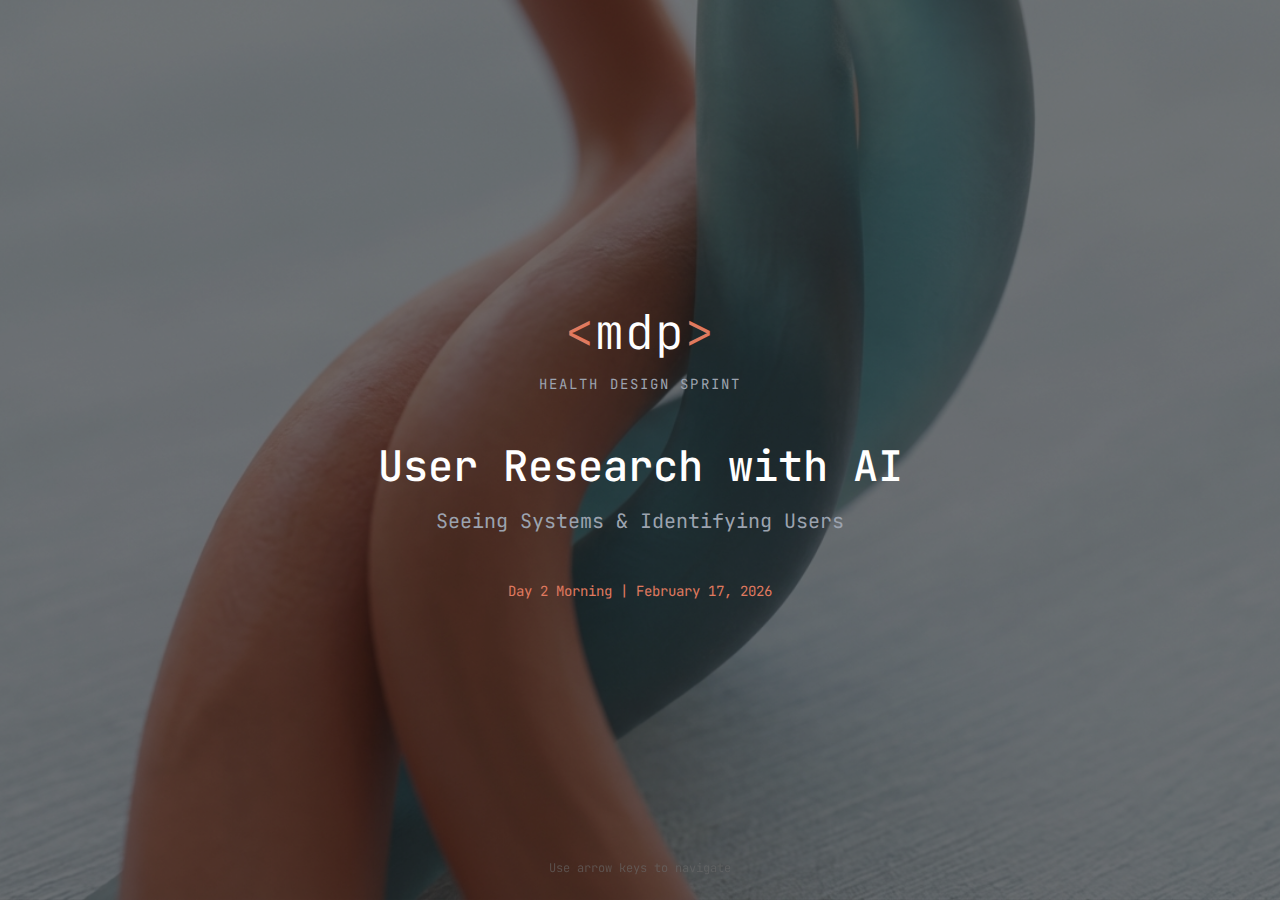
<file: sessions/day-02/slides-day02-morning.html>
<!DOCTYPE html>
<html lang="en">
<head>
  <meta charset="UTF-8">
  <meta name="viewport" content="width=device-width, initial-scale=1.0">
  <title>Day 2 Morning: User Research with AI | Health Design Sprint</title>
  <link rel="preconnect" href="https://fonts.googleapis.com">
  <link rel="preconnect" href="https://fonts.gstatic.com" crossorigin>
  <link href="https://fonts.googleapis.com/css2?family=JetBrains+Mono:wght@300;400;500&display=swap" rel="stylesheet">
  <style>
    :root {
      --font-mono: 'JetBrains Mono', monospace;
      --font-weight-light: 300;
      --font-weight-regular: 400;
      --font-weight-medium: 500;
      --color-near-black: #1A1A1A;
      --color-gray-700: #4A4A4A;
      --color-gray-500: #6B6B6B;
      --color-gray-300: #9CA3AF;
      --color-gray-200: #D1D5DB;
      --color-near-white: #F5F5F5;
      --color-white: #FFFFFF;
      --color-warm: #E07A5F;
      --color-cool: #3D5A6C;
      --color-energy: #E8A838;
      --color-experimental: #7B68EE;
      --bg-warm: #FAF7F2;
      --bg-cool: #F0F4F8;
      --bg-energy: #FFFBF5;
      --transition-fast: 150ms ease;
    }
    * { margin: 0; padding: 0; box-sizing: border-box; }
    body { font-family: var(--font-mono); background: var(--color-near-black); overflow: hidden; }
    .slides { width: 100vw; height: 100vh; position: relative; }
    .slide {
      position: absolute; top: 0; left: 0; width: 100%; height: 100%;
      display: none; padding: 64px; background: var(--color-white);
    }
    .slide.active { display: flex; flex-direction: column; }

    .slide--title {
      background: var(--color-near-black); color: var(--color-white);
      justify-content: center; align-items: center; text-align: center;
      position: relative; overflow: hidden;
    }
    .slide--title::before {
      content: ''; position: absolute; top: 0; left: 0; right: 0; bottom: 0;
      background-image: url('../../assets/generated/day02-hero-user-research.png');
      background-size: cover; background-position: center; opacity: 0.4;
    }
    .slide--title .content { position: relative; z-index: 1; }

    .brand-lockup { margin-bottom: 48px; }
    .brand-logo { font-size: 48px; font-weight: var(--font-weight-light); letter-spacing: 0.02em; margin-bottom: 12px; }
    .brand-logo .bracket { color: var(--color-warm); }
    .brand-name { font-size: 14px; text-transform: uppercase; letter-spacing: 0.15em; color: var(--color-gray-300); }
    .slide--title h1 { font-size: 42px; font-weight: var(--font-weight-medium); line-height: 1.2; margin-bottom: 16px; }
    .slide--title .subtitle { font-size: 20px; color: var(--color-gray-300); margin-bottom: 48px; }
    .slide--title .meta { font-size: 14px; color: var(--color-warm); }

    .slide--content { background: var(--bg-warm); }
    .slide--cool { background: var(--bg-cool); }
    .slide--energy { background: var(--bg-energy); }
    .slide--dark { background: var(--color-near-black); color: var(--color-white); }

    .slide h2 { font-size: 32px; font-weight: var(--font-weight-medium); margin-bottom: 48px; color: var(--color-near-black); }
    .slide--dark h2 { color: var(--color-white); }
    .slide h2 .bracket { color: var(--color-warm); }

    .bullet-list {
      list-style: none; flex: 1; display: flex; flex-direction: column;
      justify-content: center; gap: 24px; max-width: 900px;
    }
    .bullet-list li {
      font-size: 22px; line-height: 1.5; padding-left: 40px; position: relative; color: var(--color-gray-700);
    }
    .bullet-list li::before { content: '>'; position: absolute; left: 0; color: var(--color-warm); font-weight: var(--font-weight-medium); }
    .bullet-list li strong { color: var(--color-near-black); font-weight: var(--font-weight-medium); }
    .slide--dark .bullet-list li { color: var(--color-gray-300); }
    .slide--dark .bullet-list li strong { color: var(--color-white); }

    /* Two Column */
    .two-col { display: grid; grid-template-columns: 1fr 1fr; gap: 48px; flex: 1; align-content: center; }
    .col h3 { font-size: 20px; font-weight: var(--font-weight-medium); margin-bottom: 24px; color: var(--color-warm); }
    .col p, .col li { font-size: 18px; line-height: 1.6; color: var(--color-gray-700); }
    .col ul { list-style: none; }
    .col ul li { padding-left: 24px; position: relative; margin-bottom: 12px; }
    .col ul li::before { content: '>'; position: absolute; left: 0; color: var(--color-warm); }

    /* Big Quote */
    .big-quote { flex: 1; display: flex; flex-direction: column; justify-content: center; align-items: center; text-align: center; max-width: 800px; margin: 0 auto; }
    .big-quote blockquote { font-size: 32px; font-weight: var(--font-weight-light); line-height: 1.4; margin-bottom: 24px; }
    .big-quote cite { font-size: 16px; color: var(--color-gray-500); font-style: normal; }
    .slide--dark .big-quote blockquote { color: var(--color-white); }
    .slide--dark .big-quote cite { color: var(--color-gray-300); }

    /* Iceberg Diagram */
    .iceberg { flex: 1; display: flex; flex-direction: column; justify-content: center; align-items: center; gap: 8px; }
    .iceberg-level {
      display: flex; align-items: center; justify-content: center; text-align: center;
      padding: 16px 32px; border-radius: 8px; font-size: 16px;
    }
    .iceberg-level.visible { background: var(--color-warm); color: var(--color-white); width: 300px; }
    .iceberg-level.patterns { background: rgba(61, 90, 108, 0.3); width: 400px; }
    .iceberg-level.structures { background: rgba(61, 90, 108, 0.5); width: 500px; }
    .iceberg-level.mental { background: var(--color-cool); color: var(--color-white); width: 600px; }
    .iceberg-divider { font-size: 12px; color: var(--color-gray-300); margin: 8px 0; }

    /* Stakeholder Map Visual */
    .stakeholder-visual { flex: 1; display: flex; justify-content: center; align-items: center; }
    .stakeholder-rings { position: relative; width: 500px; height: 400px; }
    .ring {
      position: absolute; border-radius: 50%; border: 2px dashed;
      display: flex; align-items: center; justify-content: center;
    }
    .ring--primary { width: 150px; height: 150px; top: 50%; left: 50%; transform: translate(-50%, -50%); border-color: var(--color-warm); background: rgba(224, 122, 95, 0.1); }
    .ring--secondary { width: 300px; height: 300px; top: 50%; left: 50%; transform: translate(-50%, -50%); border-color: var(--color-cool); }
    .ring--tertiary { width: 450px; height: 350px; top: 50%; left: 50%; transform: translate(-50%, -50%); border-color: var(--color-gray-300); }
    .ring-label { font-size: 12px; color: var(--color-gray-500); position: absolute; }
    .ring-label.primary { top: 50%; left: 50%; transform: translate(-50%, -50%); color: var(--color-warm); font-weight: var(--font-weight-medium); }
    .ring-label.secondary { bottom: 60px; right: 80px; }
    .ring-label.tertiary { bottom: 20px; right: 20px; }

    /* Claude Prompt Box */
    .claude-prompt {
      background: var(--color-near-black); border-radius: 8px; padding: 24px; margin-top: 24px;
    }
    .claude-prompt .label {
      font-size: 12px; color: var(--color-experimental); margin-bottom: 12px;
      display: flex; align-items: center; gap: 8px;
    }
    .claude-prompt .label::before { content: '<•>'; color: var(--color-experimental); }
    .claude-prompt code {
      font-size: 14px; color: var(--color-near-white); line-height: 1.6; display: block;
    }

    /* Callout */
    .callout-tip {
      background: var(--bg-cool); border-left: 4px solid var(--color-cool);
      padding: 24px; border-radius: 8px; margin-top: 24px;
    }
    .callout-tip .label {
      font-size: 12px; font-weight: var(--font-weight-medium); text-transform: uppercase;
      letter-spacing: 0.05em; color: var(--color-cool); margin-bottom: 8px;
    }
    .callout-tip p { font-size: 16px; color: var(--color-gray-700); }

    .callout-discuss {
      background: var(--bg-energy); border-left: 4px solid var(--color-energy);
      padding: 24px; border-radius: 8px; margin-top: 24px;
    }
    .callout-discuss .label {
      font-size: 12px; font-weight: var(--font-weight-medium); text-transform: uppercase;
      letter-spacing: 0.05em; color: var(--color-energy); margin-bottom: 8px;
    }
    .callout-discuss p { font-size: 18px; color: var(--color-gray-700); font-style: italic; }

    .slide-footer {
      display: flex; justify-content: space-between; align-items: center;
      padding-top: 24px; border-top: 1px solid var(--color-gray-200); margin-top: auto;
    }
    .slide--dark .slide-footer { border-top-color: var(--color-gray-700); }
    .slide-footer .logo { font-size: 14px; color: var(--color-gray-500); }
    .slide--dark .slide-footer .logo { color: var(--color-gray-300); }
    .slide-footer .logo .bracket { color: var(--color-warm); }
    .slide-footer .page { font-size: 14px; color: var(--color-gray-300); }

    .nav-hint { position: fixed; bottom: 24px; left: 50%; transform: translateX(-50%); font-size: 12px; color: var(--color-gray-500); z-index: 100; opacity: 0.6; }
  </style>
</head>
<body>
  <div class="slides">

    <!-- Slide 1: Title -->
    <!-- SPEAKER NOTES: Day 2 focuses on understanding before solving. User research is the foundation of human-centered design. -->
    <div class="slide slide--title active" data-slide="1">
      <div class="content">
        <div class="brand-lockup">
          <div class="brand-logo"><span class="bracket">&lt;</span>mdp<span class="bracket">&gt;</span></div>
          <div class="brand-name">Health Design Sprint</div>
        </div>
        <h1>User Research with AI</h1>
        <p class="subtitle">Seeing Systems & Identifying Users</p>
        <p class="meta">Day 2 Morning | February 17, 2026</p>
      </div>
    </div>

    <!-- Slide 2: Theme -->
    <!-- SPEAKER NOTES: Set the mindset. Research isn't about confirming what we think - it's about discovering what we don't know. -->
    <div class="slide slide--content" data-slide="2">
      <h2><span class="bracket">&lt;</span> Today's Theme <span class="bracket">&gt;</span></h2>
      <div class="big-quote">
        <blockquote>"Before you can solve a problem, you have to see it clearly and know who lives with it."</blockquote>
        <cite>Suspend assumptions—observe first</cite>
      </div>
      <div class="slide-footer">
        <span class="logo"><span class="bracket">&lt;</span>mdp<span class="bracket">&gt;</span> Health Design Sprint</span>
        <span class="page">2 / 11</span>
      </div>
    </div>

    <!-- Slide 3: Learning Objectives -->
    <!-- SPEAKER NOTES: Three domains again. Knowledge, skills, mindset. This is what they should be able to do by end of day. -->
    <div class="slide slide--cool" data-slide="3">
      <h2><span class="bracket">&lt;</span> Learning Objectives <span class="bracket">&gt;</span></h2>
      <div class="two-col">
        <div class="col">
          <h3>Knowledge</h3>
          <ul>
            <li>Systems thinking in healthcare</li>
            <li>Symptoms vs. root causes</li>
            <li>Primary, secondary, tertiary users</li>
          </ul>
        </div>
        <div class="col">
          <h3>Skills</h3>
          <ul>
            <li>Create stakeholder maps</li>
            <li>Use AI to research rapidly</li>
            <li>Document observations systematically</li>
          </ul>
        </div>
      </div>
      <div class="callout-tip">
        <div class="label">* Mindset</div>
        <p>Every stakeholder's perspective has value. Curiosity over certainty.</p>
      </div>
      <div class="slide-footer">
        <span class="logo"><span class="bracket">&lt;</span>mdp<span class="bracket">&gt;</span> Health Design Sprint</span>
        <span class="page">3 / 11</span>
      </div>
    </div>

    <!-- Slide 4: Healthcare as Systems -->
    <!-- SPEAKER NOTES: Healthcare is complex adaptive system. Problems rarely have single causes. Introduce the iceberg model. -->
    <div class="slide slide--content" data-slide="4">
      <h2><span class="bracket">&lt;</span> Healthcare as Complex Systems <span class="bracket">&gt;</span></h2>
      <ul class="bullet-list">
        <li><strong>Complex adaptive systems</strong> — Many interconnected parts, emergent behavior</li>
        <li><strong>No single cause</strong> — Problems arise from system interactions</li>
        <li><strong>Interventions ripple</strong> — Changes in one area affect others</li>
        <li><strong>The visible is often not the cause</strong> — Look deeper</li>
      </ul>
      <div class="slide-footer">
        <span class="logo"><span class="bracket">&lt;</span>mdp<span class="bracket">&gt;</span> Health Design Sprint</span>
        <span class="page">4 / 11</span>
      </div>
    </div>

    <!-- Slide 5: Iceberg Model -->
    <!-- SPEAKER NOTES: Classic systems thinking visual. Events are visible, but patterns, structures, and mental models drive them. -->
    <div class="slide slide--cool" data-slide="5">
      <h2><span class="bracket">&lt;</span> The Iceberg Model <span class="bracket">&gt;</span></h2>
      <div class="iceberg">
        <div class="iceberg-level visible">Events (What happened?)</div>
        <div class="iceberg-divider">— — — water line — — —</div>
        <div class="iceberg-level patterns">Patterns (What trends repeat?)</div>
        <div class="iceberg-level structures">Structures (What systems enable this?)</div>
        <div class="iceberg-level mental">Mental Models (What beliefs drive behavior?)</div>
      </div>
      <div class="slide-footer">
        <span class="logo"><span class="bracket">&lt;</span>mdp<span class="bracket">&gt;</span> Health Design Sprint</span>
        <span class="page">5 / 11</span>
      </div>
    </div>

    <!-- Slide 6: Stakeholder Mapping -->
    <!-- SPEAKER NOTES: Primary users are the focus, but secondary and tertiary users enable or constrain solutions. -->
    <div class="slide slide--content" data-slide="6">
      <h2><span class="bracket">&lt;</span> Stakeholder Mapping <span class="bracket">&gt;</span></h2>
      <div class="two-col">
        <div class="col">
          <h3>User Types</h3>
          <ul>
            <li><strong>Primary:</strong> Direct users of solution</li>
            <li><strong>Secondary:</strong> Affected by solution</li>
            <li><strong>Tertiary:</strong> Indirect stakeholders</li>
          </ul>
          <p style="margin-top: 24px; font-size: 14px; color: var(--color-gray-500);">Example: Patient (primary), Family (secondary), Billing (tertiary)</p>
        </div>
        <div class="col" style="display: flex; align-items: center; justify-content: center;">
          <div style="text-align: center;">
            <div style="font-size: 80px; color: var(--color-warm); margin-bottom: 16px;">( ( • ) )</div>
            <p style="font-size: 14px; color: var(--color-gray-500);">Ripples of impact</p>
          </div>
        </div>
      </div>
      <div class="slide-footer">
        <span class="logo"><span class="bracket">&lt;</span>mdp<span class="bracket">&gt;</span> Health Design Sprint</span>
        <span class="page">6 / 11</span>
      </div>
    </div>

    <!-- Slide 7: AI for Research -->
    <!-- SPEAKER NOTES: Show how AI accelerates the research phase. Not replacement for interviews, but preparation. -->
    <div class="slide slide--content" data-slide="7">
      <h2><span class="bracket">&lt;</span> Using AI to Research <span class="bracket">&gt;</span></h2>
      <ul class="bullet-list">
        <li><strong>Rapid domain understanding</strong> — Landscape overview in minutes</li>
        <li><strong>Stakeholder brainstorming</strong> — Surface non-obvious affected parties</li>
        <li><strong>Assumption generation</strong> — What do we think we know?</li>
        <li><strong>Interview prep</strong> — Draft questions, anticipate responses</li>
      </ul>
      <div class="claude-prompt">
        <div class="label">Claude Prompt</div>
        <code>"Help me understand the landscape of [problem domain] in healthcare. Who are all the stakeholders affected? Include non-obvious ones."</code>
      </div>
      <div class="slide-footer">
        <span class="logo"><span class="bracket">&lt;</span>mdp<span class="bracket">&gt;</span> Health Design Sprint</span>
        <span class="page">7 / 11</span>
      </div>
    </div>

    <!-- Slide 8: NotebookLM Integration -->
    <!-- SPEAKER NOTES: NotebookLM is powerful for synthesizing multiple sources. Demo uploading articles and asking questions. -->
    <div class="slide slide--cool" data-slide="8">
      <h2><span class="bracket">&lt;</span> NotebookLM for Synthesis <span class="bracket">&gt;</span></h2>
      <ul class="bullet-list">
        <li><strong>Upload sources:</strong> Articles, papers, transcripts</li>
        <li><strong>Ask questions:</strong> "What are the main challenges in [domain]?"</li>
        <li><strong>Generate audio:</strong> Create podcast-style overview</li>
        <li><strong>Cross-reference:</strong> Find patterns across multiple sources</li>
      </ul>
      <div class="callout-tip">
        <div class="label">* Tip</div>
        <p>Upload 3-5 articles about your problem domain. Then ask: "What do these sources agree on? Where do they conflict?"</p>
      </div>
      <div class="slide-footer">
        <span class="logo"><span class="bracket">&lt;</span>mdp<span class="bracket">&gt;</span> Health Design Sprint</span>
        <span class="page">8 / 11</span>
      </div>
    </div>

    <!-- Slide 9: Assumptions Inventory -->
    <!-- SPEAKER NOTES: Critical step. We all have assumptions. Writing them down makes them testable. -->
    <div class="slide slide--content" data-slide="9">
      <h2><span class="bracket">&lt;</span> Building an Assumptions Inventory <span class="bracket">&gt;</span></h2>
      <ul class="bullet-list">
        <li><strong>What do you believe about this problem?</strong></li>
        <li><strong>What do you believe about the users?</strong></li>
        <li><strong>What do you believe about existing solutions?</strong></li>
        <li><strong>Which assumptions, if wrong, would change everything?</strong></li>
      </ul>
      <div class="claude-prompt">
        <div class="label">Claude Prompt</div>
        <code>"What are common assumptions clinicians make about [problem] that might be wrong?"</code>
      </div>
      <div class="slide-footer">
        <span class="logo"><span class="bracket">&lt;</span>mdp<span class="bracket">&gt;</span> Health Design Sprint</span>
        <span class="page">9 / 11</span>
      </div>
    </div>

    <!-- Slide 10: Discussion -->
    <!-- SPEAKER NOTES: Use these prompts to get the room talking. Hidden stakeholders are often the key insight. -->
    <div class="slide slide--energy" data-slide="10">
      <h2><span class="bracket">&lt;</span> Discussion Questions <span class="bracket">&gt;</span></h2>
      <div class="callout-discuss">
        <div class="label">> Discussion</div>
        <p>"What's the difference between a user, a customer, and a beneficiary in healthcare?"</p>
      </div>
      <div class="callout-discuss" style="margin-top: 16px;">
        <div class="label">> Discussion</div>
        <p>"Who are the 'hidden' stakeholders in your problem—people affected but rarely consulted?"</p>
      </div>
      <div class="callout-discuss" style="margin-top: 16px;">
        <div class="label">> Discussion</div>
        <p>"What assumptions does your team hold that you need to test with real users?"</p>
      </div>
      <div class="slide-footer">
        <span class="logo"><span class="bracket">&lt;</span>mdp<span class="bracket">&gt;</span> Health Design Sprint</span>
        <span class="page">10 / 11</span>
      </div>
    </div>

    <!-- Slide 11: Today's Deliverables -->
    <!-- SPEAKER NOTES: Clear expectations. This is what they'll produce by end of day. -->
    <div class="slide slide--dark" data-slide="11">
      <h2><span class="bracket">&lt;</span> Today's Deliverables <span class="bracket">&gt;</span></h2>
      <ul class="bullet-list">
        <li><strong>Problem domain research document</strong> — Claude conversation exported</li>
        <li><strong>Stakeholder map</strong> — Visual showing relationships</li>
        <li><strong>Primary user group identified</strong> — With rationale</li>
        <li><strong>Assumptions inventory</strong> — Minimum 10 assumptions to test</li>
        <li><strong>Interview outreach</strong> — Minimum 4 recruitment messages sent</li>
        <li><strong>NotebookLM workspace</strong> — 3+ sources uploaded</li>
      </ul>
      <div class="slide-footer">
        <span class="logo"><span class="bracket">&lt;</span>mdp<span class="bracket">&gt;</span> Health Design Sprint</span>
        <span class="page">11 / 11</span>
      </div>
    </div>

  </div>

  <div class="nav-hint">Use arrow keys to navigate</div>

  <script>
    const slides = document.querySelectorAll('.slide');
    let currentSlide = 0;
    function showSlide(index) {
      slides.forEach((slide, i) => slide.classList.toggle('active', i === index));
      currentSlide = index;
    }
    function nextSlide() { if (currentSlide < slides.length - 1) showSlide(currentSlide + 1); }
    function prevSlide() { if (currentSlide > 0) showSlide(currentSlide - 1); }
    document.addEventListener('keydown', (e) => {
      switch(e.key) {
        case 'ArrowRight': case 'ArrowDown': case ' ': case 'PageDown': e.preventDefault(); nextSlide(); break;
        case 'ArrowLeft': case 'ArrowUp': case 'PageUp': e.preventDefault(); prevSlide(); break;
        case 'Home': e.preventDefault(); showSlide(0); break;
        case 'End': e.preventDefault(); showSlide(slides.length - 1); break;
      }
    });
    document.addEventListener('click', (e) => {
      const x = e.clientX, width = window.innerWidth;
      if (x > width * 0.7) nextSlide();
      else if (x < width * 0.3) prevSlide();
    });
    showSlide(0);
  </script>
</body>
</html>
</file>
